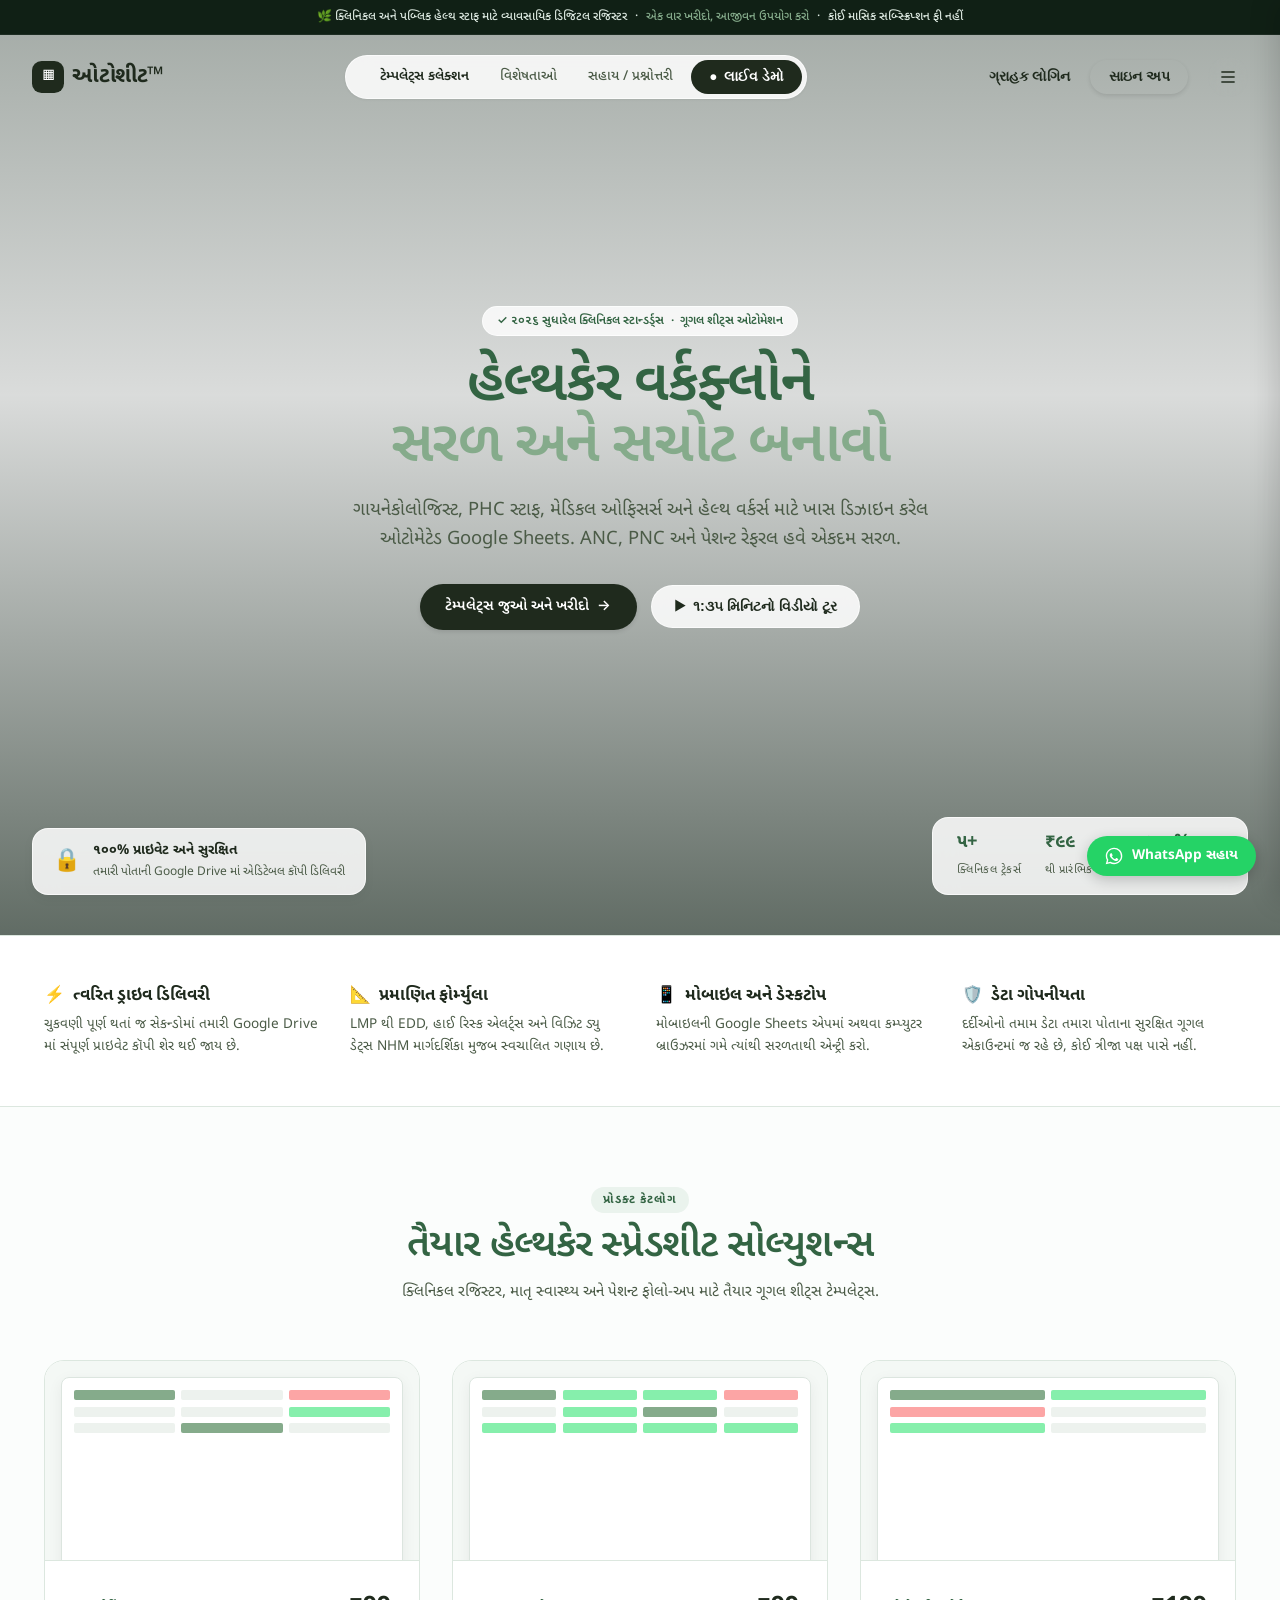
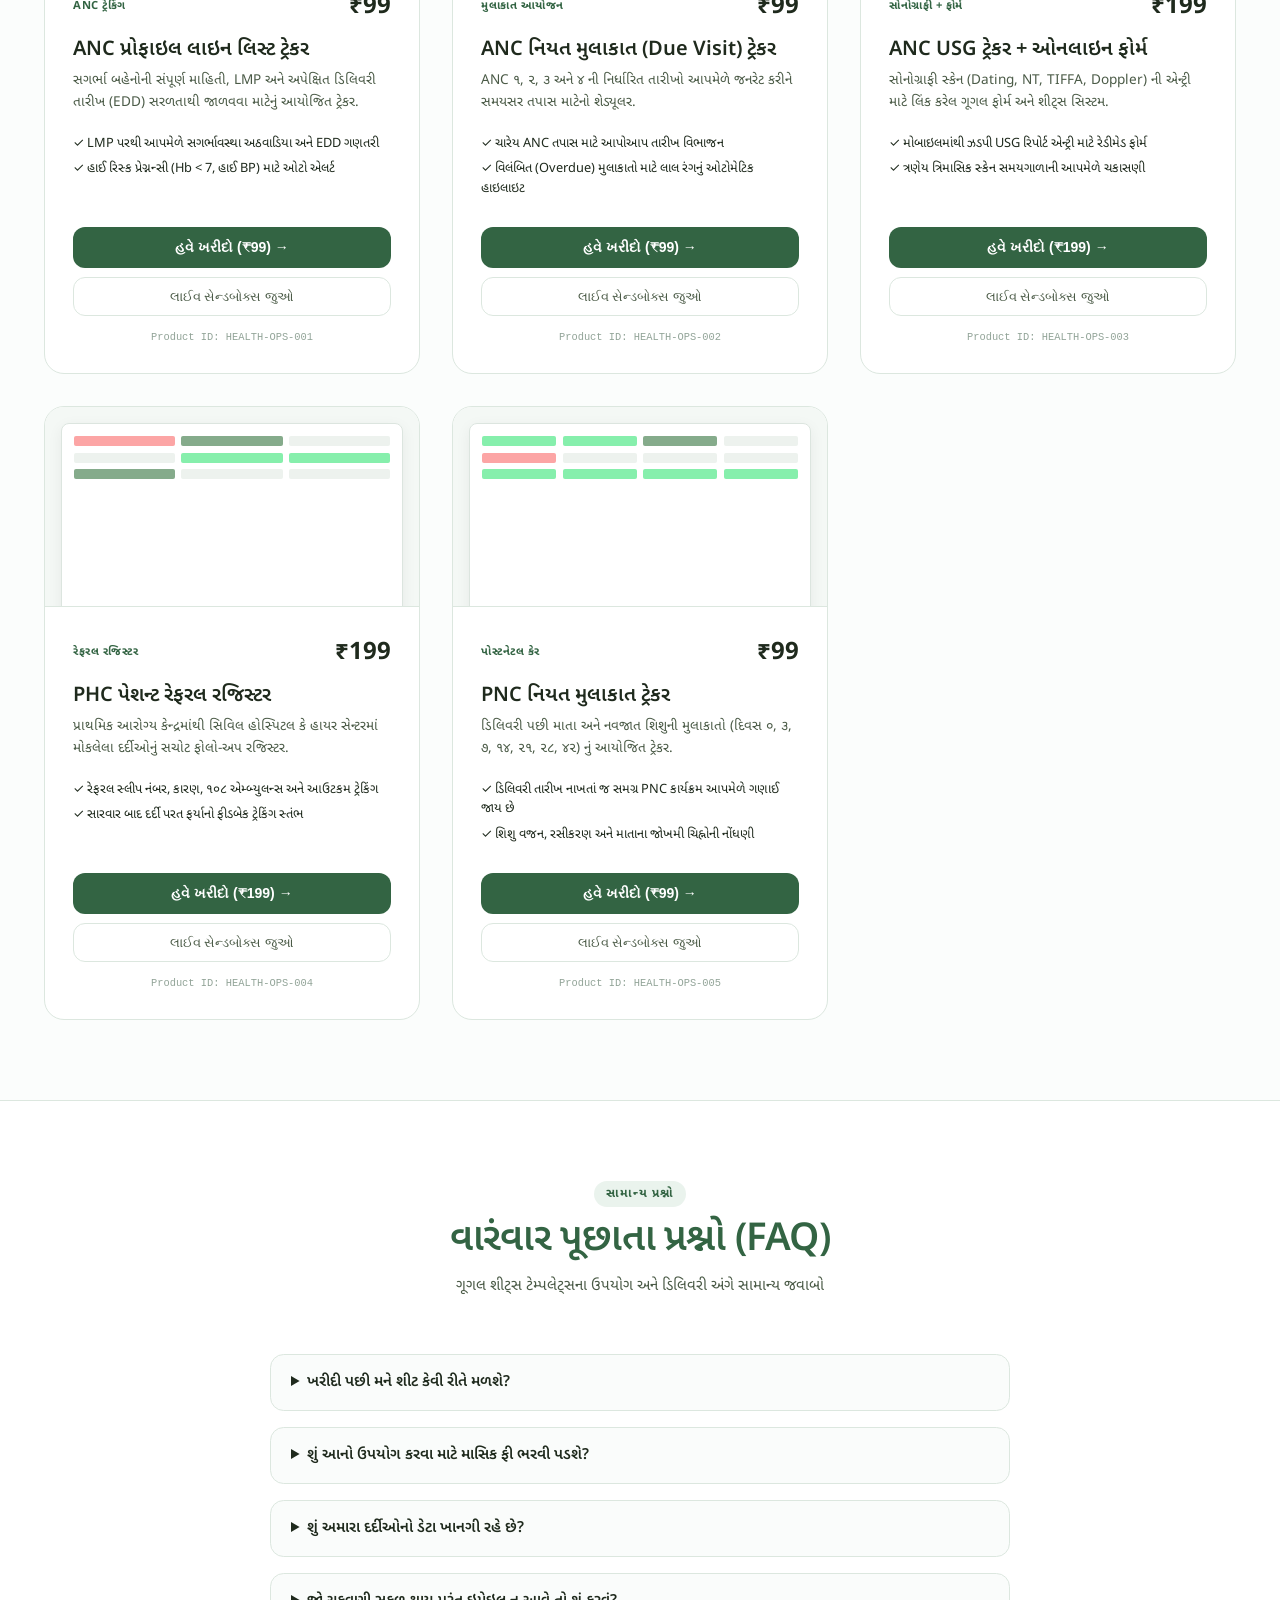
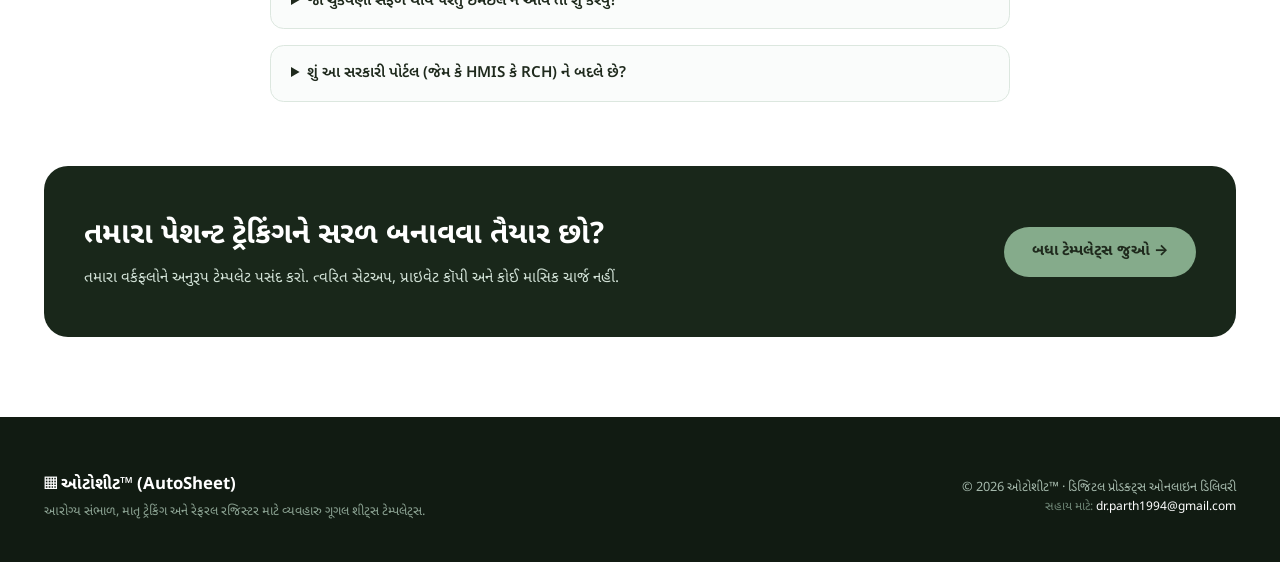
<file: index.html>
<!doctype html>
<html lang="gu">
<head>
  <meta charset="utf-8" />
  <meta name="viewport" content="width=device-width, initial-scale=1" />
  <title>ઓટોશીટ™ | હેલ્થકેર વર્કફ્લો ગૂગલ શીટ્સ ટેમ્પલેટ્સ</title>
  <meta name="description" content="ANC, PNC, સોનોગ્રાફી અને પેશન્ટ રેફરલ માટે તૈયાર ગૂગલ શીટ્સ ટ્રેકર્સ. સુરક્ષિત ચુકવણી અને સીધી ગૂગલ એકાઉન્ટ ડિલિવરી." />
  
  <!-- Fonts -->
  <link rel="preconnect" href="https://fonts.googleapis.com" />
  <link rel="preconnect" href="https://fonts.gstatic.com" crossorigin />
  <link href="https://fonts.googleapis.com/css2?family=Inter:wght@400;500;600;700&family=Noto+Sans+Gujarati:wght@400;500;600;700&display=swap" rel="stylesheet" />
  <link href="https://db.onlinewebfonts.com/c/6e47ef470dd19698c911332a9b4d1cf4?family=Neue+Haas+Grotesk+Text+Pro" rel="stylesheet" />
  <link href="https://db.onlinewebfonts.com/c/dec0d9b4e22ca588dc20e1e2e09a59b5?family=Neue+Haas+Grotesk+Display+Pro+55+Roman" rel="stylesheet" />

  <style>
    :root {
      --dark-green: #1f2a1d;
      --medium-dark-green: #2d3a2a;
      --btn-hover: #2a3827;
      --body-green: #4b5b47;
      --heading-primary: #336443;
      --heading-accent: #85AB8B;
      --bottom-green: #3d5638;
      --bottom-hover: #2d4228;
      --bg-light: #f8faf9;
      --border-color: #dce7df;
    }

    * { box-sizing: border-box; margin: 0; padding: 0; }

    html, body {
      min-height: 100%;
      font-family: 'Noto Sans Gujarati', 'Neue Haas Grotesk Display Pro 55 Roman', 'Neue Haas Grotesk Text Pro', 'Inter', -apple-system, sans-serif;
      background-color: var(--bg-light);
      color: var(--dark-green);
      line-height: 1.5;
      -webkit-font-smoothing: antialiased;
      scroll-behavior: smooth;
    }

    .container { width: 100%; max-width: 1240px; margin: 0 auto; padding: 0 1.5rem; }

    .top-strip {
      background: #102015;
      color: #dce8e0;
      text-align: center;
      padding: 0.5rem 1rem;
      font-size: 0.75rem;
      font-weight: 500;
      display: flex;
      align-items: center;
      justify-content: center;
      gap: 0.5rem;
      flex-wrap: wrap;
      border-bottom: 1px solid rgba(255,255,255,0.06);
    }
    .top-strip span.highlight { color: var(--heading-accent); }

    .hero {
      position: relative;
      width: 100%;
      min-height: 100vh;
      display: flex;
      flex-direction: column;
      justify-content: space-between;
      overflow: hidden;
    }

    .video-bg-container {
      position: absolute;
      inset: 0;
      width: 100%;
      height: 100%;
      z-index: 0;
    }
    .video-bg-container video {
      width: 100%;
      height: 100%;
      object-fit: cover;
    }
    .video-scrim {
      position: absolute;
      inset: 0;
      background: linear-gradient(to bottom, rgba(16,32,21,0.35) 0%, rgba(0,0,0,0.12) 40%, rgba(16,32,21,0.65) 100%);
      pointer-events: none;
    }

    .nav {
      position: relative;
      z-index: 30;
      display: flex;
      align-items: center;
      justify-content: space-between;
      padding: 1.25rem 2rem;
    }

    .brand {
      display: flex;
      align-items: center;
      gap: 0.5rem;
      text-decoration: none;
      color: var(--dark-green);
      font-weight: 700;
      font-size: 1.35rem;
      letter-spacing: -0.02em;
    }
    .brand-icon {
      width: 2rem;
      height: 2rem;
      border-radius: 0.6rem;
      background: var(--dark-green);
      color: #fff;
      display: grid;
      place-items: center;
      font-size: 0.9rem;
    }

    .nav-pill {
      display: flex;
      align-items: center;
      gap: 0.25rem;
      background: rgba(255, 255, 255, 0.85);
      backdrop-filter: blur(12px);
      -webkit-backdrop-filter: blur(12px);
      border-radius: 9999px;
      padding: 0.25rem 0.25rem 0.25rem 1.25rem;
      box-shadow: 0 1px 3px rgba(0,0,0,0.05);
      border: 1px solid rgba(255, 255, 255, 0.7);
    }
    .nav-pill a {
      font-size: 0.85rem;
      font-weight: 500;
      color: var(--body-green);
      text-decoration: none;
      padding: 0.4rem 0.85rem;
      border-radius: 9999px;
      transition: color 0.15s ease;
    }
    .nav-pill a:first-child { font-weight: 600; color: var(--dark-green); }
    .nav-pill a:hover { color: var(--dark-green); }

    .btn-pill-live {
      background: var(--dark-green);
      color: #fff !important;
      border: none;
      font-size: 0.85rem;
      font-weight: 600;
      padding: 0.55rem 1.15rem;
      border-radius: 9999px;
      cursor: pointer;
      display: inline-flex;
      align-items: center;
      gap: 0.4rem;
      transition: background 0.15s ease;
      text-decoration: none;
    }
    .btn-pill-live:hover { background: var(--btn-hover); }

    .nav-actions { display: flex; align-items: center; gap: 1.25rem; }
    .nav-actions button, .nav-actions a {
      background: none;
      border: none;
      cursor: pointer;
      font-size: 0.875rem;
      font-weight: 600;
      color: var(--dark-green);
      display: inline-flex;
      align-items: center;
      gap: 0.4rem;
      text-decoration: none;
      transition: opacity 0.15s ease;
    }
    .nav-actions button:hover, .nav-actions a:hover { opacity: 0.8; }

    .menu-btn {
      display: none;
      position: relative;
      width: 2.5rem;
      height: 2.5rem;
      border-radius: 9999px;
      background: rgba(255, 255, 255, 0.85);
      backdrop-filter: blur(8px);
      border: 1px solid rgba(255, 255, 255, 0.7);
      cursor: pointer;
      align-items: center;
      justify-content: center;
    }
    .menu-icon, .close-icon { position: absolute; transition: all 0.3s ease; }
    .menu-icon { opacity: 1; transform: rotate(0) scale(1); }
    .close-icon { opacity: 0; transform: rotate(-90deg) scale(0.5); }
    .menu-open .menu-icon { opacity: 0; transform: rotate(90deg) scale(0.5); }
    .menu-open .close-icon { opacity: 1; transform: rotate(0) scale(1); }

    .drawer-overlay {
      display: none;
      position: fixed;
      inset: 0;
      background: rgba(16, 32, 21, 0.5);
      backdrop-filter: blur(4px);
      z-index: 40;
      opacity: 0;
      transition: opacity 0.3s ease;
    }
    .drawer-overlay.active { display: block; opacity: 1; }
    .drawer {
      position: fixed;
      top: 0; right: 0; bottom: 0;
      width: 85%; max-width: 340px;
      background: rgba(255, 255, 255, 0.96);
      backdrop-filter: blur(16px);
      z-index: 50;
      padding: 5rem 2rem 2rem;
      box-shadow: -5px 0 25px rgba(0,0,0,0.15);
      transform: translateX(100%);
      transition: transform 0.5s cubic-bezier(0.22, 1, 0.36, 1);
      display: flex;
      flex-direction: column;
      gap: 1rem;
    }
    .drawer.active { transform: translateX(0); }
    .drawer a, .drawer button {
      display: block;
      padding: 0.75rem 0;
      font-size: 1.15rem;
      font-weight: 600;
      color: var(--dark-green);
      text-decoration: none;
      border-bottom: 1px solid rgba(31, 42, 29, 0.08);
      background: none; border-left: none; border-right: none; border-top: none;
      text-align: left; cursor: pointer;
    }

    .hero-center {
      position: relative;
      z-index: 10;
      text-align: center;
      padding: 2.5rem 1rem 1rem;
      max-width: 900px;
      margin: 0 auto;
    }
    .kicker-badge {
      display: inline-flex;
      align-items: center;
      gap: 0.4rem;
      background: rgba(255, 255, 255, 0.8);
      backdrop-filter: blur(8px);
      border: 1px solid rgba(255, 255, 255, 0.7);
      color: var(--heading-primary);
      padding: 0.3rem 0.9rem;
      border-radius: 9999px;
      font-size: 0.75rem;
      font-weight: 600;
      margin-bottom: 1.25rem;
    }
    .hero-heading {
      font-size: clamp(2rem, 4.5vw, 4.5rem);
      line-height: 1.05;
      font-weight: 600;
      letter-spacing: -0.025em;
      color: var(--heading-primary);
    }
    .hero-heading span.accent {
      color: var(--heading-accent);
      display: block;
    }
    .hero-sub {
      margin-top: 1.25rem;
      font-size: clamp(0.95rem, 1.8vw, 1.15rem);
      color: var(--body-green);
      max-width: 620px;
      margin-left: auto;
      margin-right: auto;
      line-height: 1.6;
    }
    .hero-ctas {
      margin-top: 1.75rem;
      display: flex;
      align-items: center;
      justify-content: center;
      gap: 0.85rem;
      flex-wrap: wrap;
    }
    .btn-main {
      background: var(--dark-green);
      color: #fff;
      font-size: 0.9rem;
      font-weight: 600;
      padding: 0.75rem 1.6rem;
      border-radius: 9999px;
      border: none;
      cursor: pointer;
      text-decoration: none;
      display: inline-flex;
      align-items: center;
      gap: 0.5rem;
      transition: background 0.15s ease;
      box-shadow: 0 2px 4px rgba(0,0,0,0.1);
    }
    .btn-main:hover { background: var(--btn-hover); }
    .btn-secondary {
      background: rgba(255, 255, 255, 0.85);
      backdrop-filter: blur(8px);
      border: 1px solid rgba(255, 255, 255, 0.7);
      color: var(--dark-green);
      font-size: 0.9rem;
      font-weight: 600;
      padding: 0.75rem 1.4rem;
      border-radius: 9999px;
      cursor: pointer;
      text-decoration: none;
      display: inline-flex;
      align-items: center;
      gap: 0.5rem;
      transition: background 0.15s ease;
    }
    .btn-secondary:hover { background: #fff; }

    .hero-trust {
      position: relative;
      z-index: 10;
      padding: 1.5rem 2rem 2.5rem;
      display: flex;
      align-items: flex-end;
      justify-content: space-between;
      flex-wrap: wrap;
      gap: 1.5rem;
    }
    .trust-card {
      background: rgba(255, 255, 255, 0.85);
      backdrop-filter: blur(12px);
      border: 1px solid rgba(255, 255, 255, 0.7);
      padding: 0.75rem 1.25rem;
      border-radius: 1rem;
      font-size: 0.85rem;
      display: flex;
      align-items: center;
      gap: 0.75rem;
      box-shadow: 0 4px 12px rgba(0,0,0,0.04);
    }
    .trust-metrics {
      display: flex;
      gap: 1.5rem;
      background: rgba(255, 255, 255, 0.85);
      backdrop-filter: blur(12px);
      border: 1px solid rgba(255, 255, 255, 0.7);
      padding: 0.75rem 1.5rem;
      border-radius: 1rem;
    }
    .trust-metric-item strong { display: block; font-size: 1.15rem; color: var(--heading-primary); }
    .trust-metric-item span { font-size: 0.7rem; color: var(--body-green); text-transform: uppercase; letter-spacing: 0.04em; }

    /* Features Strip */
    .features-strip {
      background: #fff;
      border-top: 1px solid var(--border-color);
      border-bottom: 1px solid var(--border-color);
      padding: 3rem 0;
    }
    .features-grid {
      display: grid;
      grid-template-columns: repeat(auto-fit, minmax(260px, 1fr));
      gap: 2rem;
    }
    .feature-box h4 {
      font-size: 1.05rem;
      margin-bottom: 0.35rem;
      color: var(--dark-green);
      display: flex;
      align-items: center;
      gap: 0.5rem;
    }
    .feature-box p {
      font-size: 0.85rem;
      color: var(--body-green);
      line-height: 1.6;
    }

    /* Catalog Section */
    .catalog-section {
      padding: 5rem 0;
      background: #fbfdfc;
    }
    .section-head {
      text-align: center;
      max-width: 680px;
      margin: 0 auto 3.5rem;
    }
    .section-head .tag {
      font-size: 0.75rem;
      font-weight: 700;
      text-transform: uppercase;
      letter-spacing: 0.08em;
      color: var(--heading-primary);
      background: #eaf3ed;
      padding: 0.25rem 0.75rem;
      border-radius: 9999px;
      display: inline-block;
      margin-bottom: 0.75rem;
    }
    .section-head h2 {
      font-size: clamp(1.8rem, 3vw, 2.75rem);
      color: var(--heading-primary);
      line-height: 1.15;
      font-weight: 600;
      letter-spacing: -0.02em;
    }
    .section-head p {
      margin-top: 0.75rem;
      color: var(--body-green);
      font-size: 0.95rem;
    }

    .products-grid {
      display: grid;
      grid-template-columns: repeat(auto-fill, minmax(360px, 1fr));
      gap: 2rem;
    }
    .product-card {
      background: #fff;
      border: 1px solid var(--border-color);
      border-radius: 1.25rem;
      overflow: hidden;
      display: flex;
      flex-direction: column;
      transition: transform 0.2s ease, box-shadow 0.2s ease, border-color 0.2s ease;
    }
    .product-card:hover {
      transform: translateY(-4px);
      box-shadow: 0 12px 28px rgba(31, 42, 29, 0.08);
      border-color: #b7cebe;
    }
    .card-preview {
      background: #f4f8f5;
      height: 200px;
      position: relative;
      display: flex;
      flex-direction: column;
      justify-content: flex-end;
      padding: 1.25rem;
      border-bottom: 1px solid var(--border-color);
      overflow: hidden;
    }
    .sheet-mock {
      position: absolute;
      inset: 1rem 1rem -2rem 1rem;
      background: #ffffff;
      border-radius: 0.5rem;
      box-shadow: 0 4px 15px rgba(0,0,0,0.06);
      border: 1px solid #dce5df;
      padding: 0.75rem;
      display: flex;
      flex-direction: column;
      gap: 0.4rem;
    }
    .mock-row { display: flex; gap: 0.4rem; }
    .mock-cell { height: 10px; background: #edf2ee; border-radius: 2px; flex: 1; }
    .mock-cell.active { background: #85ab8b; }
    .mock-cell.alert { background: #fca5a5; }
    .mock-cell.done { background: #86efac; }

    .card-body {
      padding: 1.75rem;
      display: flex;
      flex-direction: column;
      flex-grow: 1;
      justify-content: space-between;
    }
    .product-meta {
      display: flex;
      align-items: center;
      justify-content: space-between;
      margin-bottom: 0.75rem;
    }
    .product-tag {
      font-size: 0.7rem;
      font-weight: 700;
      color: var(--heading-primary);
      text-transform: uppercase;
      letter-spacing: 0.05em;
    }
    .product-price {
      font-size: 1.5rem;
      font-weight: 700;
      color: var(--dark-green);
    }
    .product-name {
      font-size: 1.25rem;
      font-weight: 600;
      color: var(--dark-green);
      line-height: 1.3;
      margin-bottom: 0.5rem;
    }
    .product-desc {
      font-size: 0.85rem;
      color: var(--body-green);
      line-height: 1.6;
      margin-bottom: 1.25rem;
    }
    .product-features {
      list-style: none;
      margin-bottom: 1.75rem;
      display: flex;
      flex-direction: column;
      gap: 0.4rem;
    }
    .product-features li {
      font-size: 0.8rem;
      color: var(--dark-green);
      display: flex;
      align-items: center;
      gap: 0.5rem;
    }

    .product-actions { display: flex; flex-direction: column; gap: 0.6rem; }
    .btn-buy {
      width: 100%;
      background: var(--heading-primary);
      color: #fff;
      border: none;
      padding: 0.75rem;
      border-radius: 0.75rem;
      font-weight: 600;
      font-size: 0.875rem;
      cursor: pointer;
      transition: background 0.15s ease;
      display: inline-flex;
      align-items: center;
      justify-content: center;
      gap: 0.4rem;
    }
    .btn-buy:hover { background: #285035; }
    .btn-demo {
      width: 100%;
      background: transparent;
      color: var(--body-green);
      border: 1px solid var(--border-color);
      padding: 0.65rem;
      border-radius: 0.75rem;
      font-weight: 500;
      font-size: 0.8rem;
      cursor: pointer;
      transition: all 0.15s ease;
    }
    .btn-demo:hover {
      background: #f1f6f2;
      color: var(--dark-green);
      border-color: #b7cebe;
    }
    .product-id {
      text-align: center;
      font-size: 0.65rem;
      color: #92a498;
      font-family: monospace;
      margin-top: 0.25rem;
    }

    /* FAQ Section */
    .faq-section {
      padding: 5rem 0;
      background: #fff;
      border-top: 1px solid var(--border-color);
    }
    .faq-list {
      max-width: 740px;
      margin: 0 auto;
      display: flex;
      flex-direction: column;
      gap: 1rem;
    }
    .faq-item {
      border: 1px solid var(--border-color);
      border-radius: 0.85rem;
      padding: 1rem 1.25rem;
      background: #fafcfb;
    }
    .faq-item summary {
      font-weight: 600;
      font-size: 0.95rem;
      cursor: pointer;
      color: var(--dark-green);
    }
    .faq-item p {
      margin-top: 0.75rem;
      font-size: 0.85rem;
      color: var(--body-green);
      line-height: 1.6;
    }

    /* CTA Section */
    .cta-banner {
      background: #19271a;
      border-radius: 1.5rem;
      padding: 3rem 2.5rem;
      color: #fff;
      display: flex;
      align-items: center;
      justify-content: space-between;
      flex-wrap: wrap;
      gap: 2rem;
      margin-top: 4rem;
    }
    .cta-banner h2 { font-size: 1.85rem; color: #fff; margin-bottom: 0.5rem; }
    .cta-banner p { color: #d0e0d5; font-size: 0.95rem; max-width: 540px; }
    .btn-cta-gold {
      background: var(--heading-accent);
      color: var(--dark-green);
      padding: 0.85rem 1.75rem;
      border-radius: 9999px;
      font-weight: 700;
      font-size: 0.95rem;
      text-decoration: none;
      display: inline-block;
      transition: opacity 0.15s ease;
    }
    .btn-cta-gold:hover { opacity: 0.9; }

    /* Footer */
    footer {
      background: #111b12;
      color: #a4b8ab;
      padding: 3.5rem 0 2.5rem;
      font-size: 0.8rem;
    }
    .footer-wrap {
      display: flex;
      justify-content: space-between;
      align-items: center;
      flex-wrap: wrap;
      gap: 1.5rem;
    }

    /* Modals */
    .modal-backdrop {
      display: none;
      position: fixed;
      inset: 0;
      background: rgba(16, 32, 21, 0.65);
      backdrop-filter: blur(8px);
      z-index: 100;
      place-items: center;
      padding: 1rem;
    }
    .modal-backdrop.active { display: grid; }
    .modal-card {
      background: #fff;
      border-radius: 1.25rem;
      width: 100%;
      max-width: 520px;
      padding: 2rem;
      box-shadow: 0 20px 40px rgba(0,0,0,0.2);
      border: 1px solid var(--border-color);
      max-height: 90vh;
      overflow-y: auto;
    }
    .modal-head {
      display: flex;
      justify-content: space-between;
      align-items: center;
      margin-bottom: 1.25rem;
    }
    .modal-head h3 { font-size: 1.2rem; color: var(--dark-green); }
    .close-modal-btn {
      background: #edf3ee;
      border: none;
      width: 2rem;
      height: 2rem;
      border-radius: 9999px;
      cursor: pointer;
      display: grid;
      place-items: center;
      font-weight: bold;
    }
    .form-group { margin-bottom: 1rem; }
    .form-group label {
      display: block;
      font-size: 0.8rem;
      font-weight: 600;
      margin-bottom: 0.35rem;
      color: var(--dark-green);
    }
    .form-group input {
      width: 100%;
      padding: 0.75rem 1rem;
      border-radius: 0.6rem;
      border: 1px solid #c9d8cc;
      font-size: 0.875rem;
      outline: none;
    }
    .form-group input:focus { border-color: var(--heading-primary); }
    .modal-notice {
      background: #eef5f0;
      border-left: 3px solid var(--heading-primary);
      padding: 0.75rem;
      border-radius: 0.4rem;
      font-size: 0.75rem;
      color: #31583d;
      margin-bottom: 1.25rem;
    }

    @media (max-width: 768px) {
      .nav-pill, .nav-actions button:not(.btn-pill-live) { display: none; }
      .menu-btn { display: flex; }
      .hero-trust { flex-direction: column; align-items: stretch; }
      .trust-metrics { justify-content: space-around; }
      .products-grid { grid-template-columns: 1fr; }
    }
  </style>
</head>
<body>

  <!-- Top Announcement Strip -->
  <div class="top-strip">
    <span>🌿 ક્લિનિકલ અને પબ્લિક હેલ્થ સ્ટાફ માટે વ્યાવસાયિક ડિજિટલ રજિસ્ટર</span>
    <span>·</span>
    <span class="highlight">એક વાર ખરીદો, આજીવન ઉપયોગ કરો</span>
    <span>·</span>
    <span>કોઈ માસિક સબ્સ્ક્રિપ્શન ફી નહીં</span>
  </div>

  <!-- Hero with Hardware-Accelerated Video Background -->
  <header class="hero">
    <div class="video-bg-container">
      <video id="heroVideo" src="https://d8j0ntlcm91z4.cloudfront.net/user_38xzZboKViGWJOttwIXH07lWA1P/hf_20260323_071151_38c3924f-c312-48af-a196-3fbb80e4226f.mp4" autoplay muted playsinline loop></video>
      <div class="video-scrim"></div>
    </div>

    <!-- Top Navigation -->
    <nav class="nav">
      <a href="#" class="brand">
        <span class="brand-icon">▦</span>
        <span>ઓટોશીટ™</span>
      </a>

      <div class="nav-pill">
        <a href="#products">ટેમ્પલેટ્સ કલેક્શન</a>
        <a href="#features">વિશેષતાઓ</a>
        <a href="#faq">સહાય / પ્રશ્નોત્તરી</a>
        <button class="btn-pill-live" onclick="openDemo('HEALTH-OPS-001')">
          <span>●</span>
          <span>લાઈવ ડેમો</span>
        </button>
      </div>

      <div class="nav-actions">
        <button onclick="openModal('loginModal')">ગ્રાહક લોગિન</button>
        <button class="btn-main" onclick="openModal('signupModal')" style="padding:0.55rem 1.15rem; font-size:0.85rem;">સાઇન અપ</button>
        <button class="menu-btn" id="menuToggle" onclick="toggleMenu()" aria-label="Toggle navigation">
          <svg class="menu-icon" width="20" height="20" viewBox="0 0 24 24" fill="none" stroke="currentColor" stroke-width="2"><path d="M4 6h16M4 12h16M4 18h16"/></svg>
          <svg class="close-icon" width="20" height="20" viewBox="0 0 24 24" fill="none" stroke="currentColor" stroke-width="2"><path d="M18 6L6 18M6 6l12 12"/></svg>
        </button>
      </div>
    </nav>

    <!-- Mobile Drawer Overlay -->
    <div class="drawer-overlay" id="drawerOverlay" onclick="toggleMenu()"></div>
    <div class="drawer" id="mobileDrawer">
      <a href="#products" onclick="toggleMenu()">ટેમ્પલેટ્સ કલેક્શન</a>
      <a href="#features" onclick="toggleMenu()">મુખ્ય વિશેષતાઓ</a>
      <a href="#faq" onclick="toggleMenu()">સામાન્ય પ્રશ્નો</a>
      <button onclick="toggleMenu(); openDemo('HEALTH-OPS-001')">લાઈવ સ્પ્રેડશીટ સેન્ડબોક્સ</button>
      <button onclick="toggleMenu(); openModal('loginModal')">ગ્રાહક લોગિન</button>
      <button onclick="toggleMenu(); openModal('signupModal')" style="color:var(--heading-primary); font-weight:700;">નવું ખાતું ખોલો</button>
    </div>

    <!-- Center Hero Content -->
    <div class="hero-center">
      <div class="kicker-badge">
        <span>✓ ૨૦૨૬ સુધારેલ ક્લિનિકલ સ્ટાન્ડર્ડ્સ</span>
        <span>·</span>
        <span>ગૂગલ શીટ્સ ઓટોમેશન</span>
      </div>
      
      <h1 class="hero-heading">
        હેલ્થકેર વર્કફ્લોને
        <span class="accent">સરળ અને સચોટ બનાવો</span>
      </h1>
      
      <p class="hero-sub">
        ગાયનેકોલોજિસ્ટ, PHC સ્ટાફ, મેડિકલ ઓફિસર્સ અને હેલ્થ વર્કર્સ માટે ખાસ ડિઝાઇન કરેલ ઓટોમેટેડ Google Sheets. ANC, PNC અને પેશન્ટ રેફરલ હવે એકદમ સરળ.
      </p>

      <div class="hero-ctas">
        <a href="#products" class="btn-main">
          <span>ટેમ્પલેટ્સ જુઓ અને ખરીદો</span>
          <span>→</span>
        </a>
        <button class="btn-secondary" onclick="openVideoTour()">
          <span>▶</span>
          <span>૧:૩૫ મિનિટનો વિડીયો ટૂર</span>
        </button>
      </div>
    </div>

    <!-- Trust / Badges Row -->
    <div class="hero-trust">
      <div class="trust-card">
        <span style="font-size:1.4rem;">🔒</span>
        <div>
          <strong style="display:block; font-size:0.85rem; color:var(--dark-green);">૧૦૦% પ્રાઇવેટ અને સુરક્ષિત</strong>
          <span style="font-size:0.75rem; color:var(--body-green);">તમારી પોતાની Google Drive માં એડિટેબલ કૉપી ડિલિવરી</span>
        </div>
      </div>

      <div class="trust-metrics">
        <div class="trust-metric-item">
          <strong>૫+</strong>
          <span>ક્લિનિકલ ટ્રેકર્સ</span>
        </div>
        <div class="trust-metric-item">
          <strong>₹૯૯</strong>
          <span>થી પ્રારંભિક કિંમત</span>
        </div>
        <div class="trust-metric-item">
          <strong>૧૦૦%</strong>
          <span>ઓટોમેટિક ગણતરી</span>
        </div>
      </div>
    </div>
  </header>

  <!-- Features Strip -->
  <section class="features-strip" id="features">
    <div class="container">
      <div class="features-grid">
        <div class="feature-box">
          <h4><span>⚡</span> ત્વરિત ડ્રાઇવ ડિલિવરી</h4>
          <p>ચુકવણી પૂર્ણ થતાં જ સેકન્ડોમાં તમારી Google Drive માં સંપૂર્ણ પ્રાઇવેટ કૉપી શેર થઈ જાય છે.</p>
        </div>
        <div class="feature-box">
          <h4><span>📐</span> પ્રમાણિત ફોર્મ્યુલા</h4>
          <p>LMP થી EDD, હાઈ રિસ્ક એલર્ટ્સ અને વિઝિટ ડ્યુ ડેટ્સ NHM માર્ગદર્શિકા મુજબ સ્વચાલિત ગણાય છે.</p>
        </div>
        <div class="feature-box">
          <h4><span>📱</span> મોબાઇલ અને ડેસ્કટોપ</h4>
          <p>મોબાઇલની Google Sheets એપમાં અથવા કમ્પ્યુટર બ્રાઉઝરમાં ગમે ત્યાંથી સરળતાથી એન્ટ્રી કરો.</p>
        </div>
        <div class="feature-box">
          <h4><span>🛡️</span> ડેટા ગોપનીયતા</h4>
          <p>દર્દીઓનો તમામ ડેટા તમારા પોતાના સુરક્ષિત ગૂગલ એકાઉન્ટમાં જ રહે છે, કોઈ ત્રીજા પક્ષ પાસે નહીં.</p>
        </div>
      </div>
    </div>
  </section>

  <!-- Catalog Section -->
  <main class="catalog-section" id="products">
    <div class="container">
      <div class="section-head">
        <span class="tag">પ્રોડક્ટ કેટલોગ</span>
        <h2>તૈયાર હેલ્થકેર સ્પ્રેડશીટ સોલ્યુશન્સ</h2>
        <p>ક્લિનિકલ રજિસ્ટર, માતૃ સ્વાસ્થ્ય અને પેશન્ટ ફોલો-અપ માટે તૈયાર ગૂગલ શીટ્સ ટેમ્પલેટ્સ.</p>
      </div>

      <div class="products-grid">
        
        <!-- 1: ANC Profile Line List -->
        <article class="product-card">
          <div class="card-preview">
            <div class="sheet-mock">
              <div class="mock-row"><div class="mock-cell active" style="width:30%;"></div><div class="mock-cell" style="width:40%;"></div><div class="mock-cell alert" style="width:20%;"></div></div>
              <div class="mock-row"><div class="mock-cell"></div><div class="mock-cell"></div><div class="mock-cell done"></div></div>
              <div class="mock-row"><div class="mock-cell"></div><div class="mock-cell active"></div><div class="mock-cell"></div></div>
            </div>
          </div>
          <div class="card-body">
            <div>
              <div class="product-meta">
                <span class="product-tag">ANC ટ્રેકિંગ</span>
                <span class="product-price">₹99</span>
              </div>
              <h3 class="product-name">ANC પ્રોફાઇલ લાઇન લિસ્ટ ટ્રેકર</h3>
              <p class="product-desc">સગર્ભા બહેનોની સંપૂર્ણ માહિતી, LMP અને અપેક્ષિત ડિલિવરી તારીખ (EDD) સરળતાથી જાળવવા માટેનું આયોજિત ટ્રેકર.</p>
              <ul class="product-features">
                <li>✓ LMP પરથી આપમેળે સગર્ભાવસ્થા અઠવાડિયા અને EDD ગણતરી</li>
                <li>✓ હાઈ રિસ્ક પ્રેગ્નન્સી (Hb &lt; 7, હાઈ BP) માટે ઓટો એલર્ટ</li>
              </ul>
            </div>
            <div class="product-actions">
              <button class="btn-buy" onclick="openCheckout('HEALTH-OPS-001', 'ANC પ્રોફાઇલ લાઇન લિસ્ટ ટ્રેકર', 99)">હવે ખરીદો (₹99) →</button>
              <button class="btn-demo" onclick="openDemo('HEALTH-OPS-001')">લાઈવ સેન્ડબોક્સ જુઓ</button>
              <div class="product-id">Product ID: HEALTH-OPS-001</div>
            </div>
          </div>
        </article>

        <!-- 2: ANC Due Visits -->
        <article class="product-card">
          <div class="card-preview">
            <div class="sheet-mock">
              <div class="mock-row"><div class="mock-cell active"></div><div class="mock-cell done"></div><div class="mock-cell done"></div><div class="mock-cell alert"></div></div>
              <div class="mock-row"><div class="mock-cell"></div><div class="mock-cell done"></div><div class="mock-cell active"></div><div class="mock-cell"></div></div>
              <div class="mock-row"><div class="mock-cell done"></div><div class="mock-cell done"></div><div class="mock-cell done"></div><div class="mock-cell done"></div></div>
            </div>
          </div>
          <div class="card-body">
            <div>
              <div class="product-meta">
                <span class="product-tag">મુલાકાત આયોજન</span>
                <span class="product-price">₹99</span>
              </div>
              <h3 class="product-name">ANC નિયત મુલાકાત (Due Visit) ટ્રેકર</h3>
              <p class="product-desc">ANC ૧, ૨, ૩ અને ૪ ની નિર્ધારિત તારીખો આપમેળે જનરેટ કરીને સમયસર તપાસ માટેનો શેડ્યૂલર.</p>
              <ul class="product-features">
                <li>✓ ચારેય ANC તપાસ માટે આપોઆપ તારીખ વિભાજન</li>
                <li>✓ વિલંબિત (Overdue) મુલાકાતો માટે લાલ રંગનું ઓટોમેટિક હાઇલાઇટ</li>
              </ul>
            </div>
            <div class="product-actions">
              <button class="btn-buy" onclick="openCheckout('HEALTH-OPS-002', 'ANC નિયત મુલાકાત (Due Visit) ટ્રેકર', 99)">હવે ખરીદો (₹99) →</button>
              <button class="btn-demo" onclick="openDemo('HEALTH-OPS-002')">લાઈવ સેન્ડબોક્સ જુઓ</button>
              <div class="product-id">Product ID: HEALTH-OPS-002</div>
            </div>
          </div>
        </article>

        <!-- 3: ANC USG Tracker -->
        <article class="product-card">
          <div class="card-preview">
            <div class="sheet-mock">
              <div class="mock-row"><div class="mock-cell active" style="width:40%;"></div><div class="mock-cell done" style="width:50%;"></div></div>
              <div class="mock-row"><div class="mock-cell alert" style="width:30%;"></div><div class="mock-cell" style="width:60%;"></div></div>
              <div class="mock-row"><div class="mock-cell done"></div><div class="mock-cell"></div></div>
            </div>
          </div>
          <div class="card-body">
            <div>
              <div class="product-meta">
                <span class="product-tag">સોનોગ્રાફી + ફોર્મ</span>
                <span class="product-price">₹199</span>
              </div>
              <h3 class="product-name">ANC USG ટ્રેકર + ઓનલાઇન ફોર્મ</h3>
              <p class="product-desc">સોનોગ્રાફી સ્કેન (Dating, NT, TIFFA, Doppler) ની એન્ટ્રી માટે લિંક કરેલ ગૂગલ ફોર્મ અને શીટ્સ સિસ્ટમ.</p>
              <ul class="product-features">
                <li>✓ મોબાઇલમાંથી ઝડપી USG રિપોર્ટ એન્ટ્રી માટે રેડીમેડ ફોર્મ</li>
                <li>✓ ત્રણેય ત્રિમાસિક સ્કેન સમયગાળાની આપમેળે ચકાસણી</li>
              </ul>
            </div>
            <div class="product-actions">
              <button class="btn-buy" onclick="openCheckout('HEALTH-OPS-003', 'ANC USG ટ્રેકર + ઓનલાઇન ફોર્મ', 199)">હવે ખરીદો (₹199) →</button>
              <button class="btn-demo" onclick="openDemo('HEALTH-OPS-003')">લાઈવ સેન્ડબોક્સ જુઓ</button>
              <div class="product-id">Product ID: HEALTH-OPS-003</div>
            </div>
          </div>
        </article>

        <!-- 4: PHC Patient Referral -->
        <article class="product-card">
          <div class="card-preview">
            <div class="sheet-mock">
              <div class="mock-row"><div class="mock-cell alert"></div><div class="mock-cell active"></div><div class="mock-cell"></div></div>
              <div class="mock-row"><div class="mock-cell"></div><div class="mock-cell done"></div><div class="mock-cell done"></div></div>
              <div class="mock-row"><div class="mock-cell active"></div><div class="mock-cell"></div><div class="mock-cell"></div></div>
            </div>
          </div>
          <div class="card-body">
            <div>
              <div class="product-meta">
                <span class="product-tag">રેફરલ રજિસ્ટર</span>
                <span class="product-price">₹199</span>
              </div>
              <h3 class="product-name">PHC પેશન્ટ રેફરલ રજિસ્ટર</h3>
              <p class="product-desc">પ્રાથમિક આરોગ્ય કેન્દ્રમાંથી સિવિલ હોસ્પિટલ કે હાયર સેન્ટરમાં મોકલેલા દર્દીઓનું સચોટ ફોલો-અપ રજિસ્ટર.</p>
              <ul class="product-features">
                <li>✓ રેફરલ સ્લીપ નંબર, કારણ, ૧૦૮ એમ્બ્યુલન્સ અને આઉટકમ ટ્રેકિંગ</li>
                <li>✓ સારવાર બાદ દર્દી પરત ફર્યાનો ફીડબેક ટ્રેકિંગ સ્તંભ</li>
              </ul>
            </div>
            <div class="product-actions">
              <button class="btn-buy" onclick="openCheckout('HEALTH-OPS-004', 'PHC પેશન્ટ રેફરલ રજિસ્ટર', 199)">હવે ખરીદો (₹199) →</button>
              <button class="btn-demo" onclick="openDemo('HEALTH-OPS-004')">લાઈવ સેન્ડબોક્સ જુઓ</button>
              <div class="product-id">Product ID: HEALTH-OPS-004</div>
            </div>
          </div>
        </article>

        <!-- 5: PNC Due Visits -->
        <article class="product-card">
          <div class="card-preview">
            <div class="sheet-mock">
              <div class="mock-row"><div class="mock-cell done"></div><div class="mock-cell done"></div><div class="mock-cell active"></div><div class="mock-cell"></div></div>
              <div class="mock-row"><div class="mock-cell alert"></div><div class="mock-cell"></div><div class="mock-cell"></div><div class="mock-cell"></div></div>
              <div class="mock-row"><div class="mock-cell done"></div><div class="mock-cell done"></div><div class="mock-cell done"></div><div class="mock-cell done"></div></div>
            </div>
          </div>
          <div class="card-body">
            <div>
              <div class="product-meta">
                <span class="product-tag">પોસ્ટનેટલ કેર</span>
                <span class="product-price">₹99</span>
              </div>
              <h3 class="product-name">PNC નિયત મુલાકાત ટ્રેકર</h3>
              <p class="product-desc">ડિલિવરી પછી માતા અને નવજાત શિશુની મુલાકાતો (દિવસ ૦, ૩, ૭, ૧૪, ૨૧, ૨૮, ૪૨) નું આયોજિત ટ્રેકર.</p>
              <ul class="product-features">
                <li>✓ ડિલિવરી તારીખ નાખતાં જ સમગ્ર PNC કાર્યક્રમ આપમેળે ગણાઈ જાય છે</li>
                <li>✓ શિશુ વજન, રસીકરણ અને માતાના જોખમી ચિહ્નોની નોંધણી</li>
              </ul>
            </div>
            <div class="product-actions">
              <button class="btn-buy" onclick="openCheckout('HEALTH-OPS-005', 'PNC નિયત મુલાકાત ટ્રેકર', 99)">હવે ખરીદો (₹99) →</button>
              <button class="btn-demo" onclick="openDemo('HEALTH-OPS-005')">લાઈવ સેન્ડબોક્સ જુઓ</button>
              <div class="product-id">Product ID: HEALTH-OPS-005</div>
            </div>
          </div>
        </article>

      </div>
    </div>
  </main>

  <!-- FAQ Section -->
  <section class="faq-section" id="faq">
    <div class="container">
      <div class="section-head">
        <span class="tag">સામાન્ય પ્રશ્નો</span>
        <h2>વારંવાર પૂછાતા પ્રશ્નો (FAQ)</h2>
        <p>ગૂગલ શીટ્સ ટેમ્પલેટ્સના ઉપયોગ અને ડિલિવરી અંગે સામાન્ય જવાબો</p>
      </div>

      <div class="faq-list">
        <details class="faq-item">
          <summary>ખરીદી પછી મને શીટ કેવી રીતે મળશે?</summary>
          <p>ચુકવણી સફળ થયા પછી તરત જ તમારા આપેલા Google એકાઉન્ટ પર એડિટેબલ કૉપીની લિંક ઇમેઇલ દ્વારા મોકલવામાં આવે છે. આ ઉપરાંત બ્રાઉઝર સ્ક્રીન પર પણ સીધું બટન દેખાય છે.</p>
        </details>
        <details class="faq-item">
          <summary>શું આનો ઉપયોગ કરવા માટે માસિક ફી ભરવી પડશે?</summary>
          <p>બિલકુલ નહીં. આ એક વારની ચુકવણી (One-Time Purchase) છે. એકવાર તમારી ગૂગલ ડ્રાઇવમાં કૉપી થઈ ગયા પછી તમે આજીવન મફત ઉપયોગ કરી શકો છો.</p>
        </details>
        <details class="faq-item">
          <summary>શું અમારા દર્દીઓનો ડેટા ખાનગી રહે છે?</summary>
          <p>હા, ૧૦૦%. ટેમ્પલેટ તમારા અંગત ગૂગલ ડ્રાઇવમાં સેવ થાય છે. દર્દીઓનો તમામ ડેટા માત્ર તમારી પાસે રહે છે અને અમારા કે કોઈ ત્રીજા પક્ષના સર્વર પર જતો નથી.</p>
        </details>
        <details class="faq-item">
          <summary>જો ચુકવણી સફળ થાય પરંતુ ઇમેઇલ ન આવે તો શું કરવું?</summary>
          <p>સૌ પ્રથમ તમારું સ્પામ અથવા પ્રમોશન ફોલ્ડર તપાસો. ચુકવણી પછી સ્ક્રીન પર તમને ઓર્ડર આઈડી અને શીટ ખોલવાનું સીધું બટન પણ મળે છે. ઉપરાંત તમે dr.parth1994@gmail.com પર સંપર્ક કરી શકો છો.</p>
        </details>
        <details class="faq-item">
          <summary>શું આ સરકારી પોર્ટલ (જેમ કે HMIS કે RCH) ને બદલે છે?</summary>
          <p>ના. આ તમારા ક્લિનિક કે આરોગ્ય કેન્દ્રના આંતરિક રેકોર્ડ અને સમયસર ફોલો-અપ રાખવા માટેનું સાધન છે, જેથી સરકારી પોર્ટલમાં માહિતી ભરતી વખતે કોઈ દર્દી છૂટી ન જાય.</p>
        </details>
      </div>

      <div class="cta-banner">
        <div>
          <h2>તમારા પેશન્ટ ટ્રેકિંગને સરળ બનાવવા તૈયાર છો?</h2>
          <p>તમારા વર્કફ્લોને અનુરૂપ ટેમ્પલેટ પસંદ કરો. ત્વરિત સેટઅપ, પ્રાઇવેટ કૉપી અને કોઈ માસિક ચાર્જ નહીં.</p>
        </div>
        <a href="#products" class="btn-cta-gold">બધા ટેમ્પલેટ્સ જુઓ →</a>
      </div>
    </div>
  </section>

  <!-- Footer -->
  <footer>
    <div class="container footer-wrap">
      <div>
        <div style="font-weight:700; color:#fff; font-size:1.05rem; margin-bottom:0.25rem;">▦ ઓટોશીટ™ (AutoSheet)</div>
        <p style="color:#8ba292;">આરોગ્ય સંભાળ, માતૃ ટ્રેકિંગ અને રેફરલ રજિસ્ટર માટે વ્યવહારુ ગૂગલ શીટ્સ ટેમ્પલેટ્સ.</p>
      </div>
      <div style="text-align:right;">
        <p>© <span id="year">2026</span> ઓટોશીટ™ · ડિજિટલ પ્રોડક્ટ્સ ઓનલાઇન ડિલિવરી</p>
        <p style="font-size:0.75rem; color:#6d8474;">સહાય માટે: <span style="color:#fff;">dr.parth1994@gmail.com</span></p>
      </div>
    </div>
  </footer>

  <!-- Checkout Modal -->
  <div class="modal-backdrop" id="checkoutModal">
    <div class="modal-card">
      <div class="modal-head">
        <div>
          <h3 id="chkTitle">સુરક્ષિત ચુકવણી (Secure Checkout)</h3>
          <p style="font-size:0.75rem; color:var(--body-green);" id="chkSub">ખાનગી ગૂગલ શીટ્સ કૉપી મેળવવા વિગતો ભરો</p>
        </div>
        <button class="close-modal-btn" onclick="closeModal('checkoutModal')">✕</button>
      </div>

      <div style="background:#f2f7f3; border:1px solid #d6e4d9; border-radius:0.75rem; padding:0.85rem; margin-bottom:1rem; display:flex; justify-content:space-between; align-items:center;">
        <div>
          <span style="font-size:0.7rem; font-weight:700; color:var(--heading-primary); text-transform:uppercase;">પસંદ કરેલ ટેમ્પલેટ</span>
          <div style="font-weight:600; font-size:0.9rem;" id="modalProdName">ANC પ્રોફાઇલ લાઇન લિસ્ટ ટ્રેકર</div>
        </div>
        <div style="font-size:1.35rem; font-weight:700;" id="modalProdPrice">₹99</div>
      </div>

      <form id="checkoutForm" method="GET" action="https://script.google.com/macros/s/AKfycbyv7URS0Er9eqgKix_AGyzyqV4xdwOyQhY9G9VeThqNYwtmUStdc9JAxD6Wj3qGIp0V/exec" target="_blank" onsubmit="handleCheckoutSubmit(event)">
        <input type="hidden" name="product" id="formProductId" value="HEALTH-OPS-001" />
        <input type="hidden" name="amount" id="formAmount" value="99" />

        <div class="form-group">
          <label for="chkName">પૂરું નામ / ક્લિનિકલ પદ *</label>
          <input type="text" id="chkName" name="name" required placeholder="દા.ત. ડૉ. પાર્થ શર્મા / સ્ટાફ નર્સ" autocomplete="name" />
        </div>

        <div class="form-group">
          <label for="chkEmail">સંપર્ક ઇમેઇલ (રસીદ અને અપડેટ્સ માટે) *</label>
          <input type="email" id="chkEmail" name="email" required placeholder="doctor@clinic.org" autocomplete="email" />
        </div>

        <div class="form-group">
          <div style="display:flex; justify-content:space-between; align-items:center; margin-bottom:0.25rem;">
            <label for="chkGoogleEmail" style="margin:0;">ગૂગલ એકાઉન્ટ ઇમેઇલ (કૉપી મેળવવા માટે) *</label>
            <button type="button" onclick="copyContactEmail()" style="background:none; border:none; font-size:0.75rem; font-weight:600; color:var(--heading-primary); cursor:pointer;">સંપર્ક જેવો જ</button>
          </div>
          <input type="email" id="chkGoogleEmail" name="googleEmail" required placeholder="your.account@gmail.com" />
          <small style="display:block; margin-top:0.35rem; font-size:0.75rem; color:var(--body-green);">કૃપા કરીને Google એકાઉન્ટ બરાબર ચકાસો. ચૂકવણી પછી તમારી એડિટેબલ કૉપી આ ઇમેઇલ પર આપમેળે શેર થશે.</small>
        </div>

        <div class="modal-notice">
          ⚡ <strong>ઓટોમેટેડ પ્રાઇવેટ ડિલિવરી:</strong> તમારી એડિટેબલ કૉપી સીધી તમારી ગૂગલ ડ્રાઇવમાં શેર થશે. Razorpay / UPI / NetBanking દ્વારા સુરક્ષિત ચુકવણી. કોઈ માસિક ફી નહીં, આજીવન ઍક્સેસ.
        </div>

        <button type="submit" class="btn-main" id="payBtn" style="width:100%; justify-content:center; padding:0.85rem; font-size:0.95rem;">
          <span id="payBtnText">ચૂકવણી કરો (Razorpay / UPI) →</span>
        </button>

        <div id="checkoutStatus" style="display:none; margin-top:1rem; padding:0.85rem; border-radius:0.75rem; font-size:0.85rem; line-height:1.5;"></div>
      </form>
    </div>
  </div>

  <!-- Live Sandbox Modal -->
  <div class="modal-backdrop" id="demoModal">
    <div class="modal-card" style="max-width:850px;">
      <div class="modal-head">
        <div>
          <h3>ઓટોશીટ™ લાઈવ સ્પ્રેડશીટ સેન્ડબોક્સ</h3>
          <p style="font-size:0.75rem; color:var(--body-green);">તમામ ફોર્મ્યુલા અને ડેટા ટેસ્ટ-ડ્રાઇવ કરો</p>
        </div>
        <button class="close-modal-btn" onclick="closeModal('demoModal')">✕</button>
      </div>

      <div style="display:flex; gap:0.4rem; overflow-x:auto; padding-bottom:0.5rem; margin-bottom:1rem; border-bottom:1px solid #e1e9e3;">
        <button onclick="switchDemoTab('ANC1')" class="demo-tab-btn active" id="tab-ANC1" style="padding:0.4rem 0.85rem; font-size:0.75rem; border-radius:0.5rem; border:1px solid #ccc; background:#1f2a1d; color:#fff; cursor:pointer;">ANC લાઇન લિસ્ટ</button>
        <button onclick="switchDemoTab('ANC2')" class="demo-tab-btn" id="tab-ANC2" style="padding:0.4rem 0.85rem; font-size:0.75rem; border-radius:0.5rem; border:1px solid #ccc; background:#fff; color:#333; cursor:pointer;">ANC ૪-મુલાકાત પ્લાનર</button>
        <button onclick="switchDemoTab('USG')" class="demo-tab-btn" id="tab-USG" style="padding:0.4rem 0.85rem; font-size:0.75rem; border-radius:0.5rem; border:1px solid #ccc; background:#fff; color:#333; cursor:pointer;">USG સોનોગ્રાફી</button>
        <button onclick="switchDemoTab('REF')" class="demo-tab-btn" id="tab-REF" style="padding:0.4rem 0.85rem; font-size:0.75rem; border-radius:0.5rem; border:1px solid #ccc; background:#fff; color:#333; cursor:pointer;">PHC રેફરલ</button>
        <button onclick="switchDemoTab('PNC')" class="demo-tab-btn" id="tab-PNC" style="padding:0.4rem 0.85rem; font-size:0.75rem; border-radius:0.5rem; border:1px solid #ccc; background:#fff; color:#333; cursor:pointer;">PNC મુલાકાત</button>
      </div>

      <div style="overflow-x:auto; border:1px solid #dce5df; border-radius:0.75rem; margin-bottom:1.25rem;">
        <table id="demoTable" style="width:100%; border-collapse:collapse; font-size:0.75rem; text-align:left; font-family:monospace;"></table>
      </div>

      <div style="background:#f5f9f6; border:1px solid #dce7df; border-radius:0.75rem; padding:1rem; display:flex; justify-content:space-between; align-items:center; flex-wrap:wrap; gap:0.75rem;">
        <div>
          <strong style="font-size:0.85rem; display:block;">સગર્ભાવસ્થા તારીખ કેલ્ક્યુલેટર ચકાસો (EDD Calculator)</strong>
          <span style="font-size:0.75rem; color:#526857;">LMP તારીખ બદલીને Naegele Rule મુજબ આપમેળે EDD ગણતરી જુઓ:</span>
        </div>
        <div style="display:flex; gap:0.5rem; align-items:center;">
          <input type="date" id="calcLmpInput" value="2026-05-10" onchange="calcEdd()" style="font-size:0.75rem; padding:0.4rem; border:1px solid #c8d8cc; border-radius:0.4rem;" />
          <div style="background:var(--heading-primary); color:#fff; padding:0.4rem 0.75rem; border-radius:0.4rem; font-size:0.75rem; font-family:monospace;">
            EDD: <strong id="calcEddResult">2027-02-14</strong>
          </div>
        </div>
      </div>
    </div>
  </div>

  <!-- Video Tour Modal -->
  <div class="modal-backdrop" id="videoModal">
    <div class="modal-card" style="max-width:680px; background:#142116; color:#fff;">
      <div class="modal-head" style="border-bottom:1px solid rgba(255,255,255,0.1); padding-bottom:0.75rem;">
        <div>
          <h3 style="color:#fff;">ઓટોશીટ™ કેવી રીતે કામ કરે છે? (૧:૩૫ વિડીયો વોકથ્રૂ)</h3>
          <p style="font-size:0.75rem; color:var(--heading-accent);">ક્લિનિકલ આર્કિટેક્ચર અને ગૂગલ ડ્રાઇવ ડિલિવરી</p>
        </div>
        <button class="close-modal-btn" style="background:rgba(255,255,255,0.15); color:#fff;" onclick="closeModal('videoModal')">✕</button>
      </div>

      <div style="background:#1c2d20; border-radius:0.75rem; padding:1.5rem; margin-bottom:1rem; border:1px solid rgba(255,255,255,0.1);">
        <div style="font-size:0.75rem; color:var(--heading-accent); text-transform:uppercase; font-family:monospace;">● CLINCAL_WALKTHROUGH</div>
        <h4 style="font-size:1.15rem; margin:0.5rem 0; color:#fff;" id="tourTitle">કાગળના જટિલ રજિસ્ટરમાંથી સરળ ગૂગલ શીટ્સ વર્કફ્લો</h4>
        <p style="font-size:0.8rem; color:#dce8e0; line-height:1.6;" id="tourDesc">
          આરોગ્ય કેન્દ્રોમાં દર અઠવાડિયે ડઝનેક સગર્ભા બહેનો આવે છે. ઓટોશીટ લાઇન-લિસ્ટિંગ અને મુલાકાત યાદી સેકન્ડોમાં તૈયાર કરે છે.
        </p>

        <div style="margin-top:1.5rem; display:flex; justify-content:space-between; align-items:center;">
          <button class="btn-main" onclick="stepTour()" style="font-size:0.75rem; padding:0.4rem 1rem;">આગળનું સ્ટેપ જુઓ →</button>
          <span style="font-size:0.75rem; color:var(--heading-accent); font-family:monospace;" id="tourStep">સ્ટેપ ૧/૩</span>
        </div>
      </div>
    </div>
  </div>

  <!-- Sign up Modal -->
  <div class="modal-backdrop" id="signupModal">
    <div class="modal-card">
      <div class="modal-head">
        <h3>ઓટોશીટ™ ક્લિનિશિયન સમુદાય</h3>
        <button class="close-modal-btn" onclick="closeModal('signupModal')">✕</button>
      </div>
      <p style="font-size:0.8rem; color:var(--body-green); margin-bottom:1rem;">નવા ક્લિનિકલ ટ્રેકર્સ અને મેડિકલ ફોર્મ્યુલા ગાઇડ્સ મેળવવા સાઇન અપ કરો.</p>
      <form onsubmit="event.preventDefault(); alert('સ્વાગત છે! તમને ઇમેઇલ પર અપડેટ્સ મળશે.'); closeModal('signupModal');">
        <div class="form-group">
          <label>તમારું નામ / પદ</label>
          <input type="text" required placeholder="ડૉ. પાર્થ (MO / Gynaecologist)" />
        </div>
        <div class="form-group">
          <label>ઇમેઇલ સરનામું</label>
          <input type="email" required placeholder="doctor@hospital.org" />
        </div>
        <button type="submit" class="btn-main" style="width:100%; justify-content:center;">સાઇન અપ કરો</button>
      </form>
    </div>
  </div>

  <!-- Login Modal -->
  <div class="modal-backdrop" id="loginModal">
    <div class="modal-card">
      <div class="modal-head">
        <h3>ગ્રાહક પોર્ટલ (ઓર્ડર ઍક્સેસ)</h3>
        <button class="close-modal-btn" onclick="closeModal('loginModal')">✕</button>
      </div>
      <p style="font-size:0.8rem; color:var(--body-green); margin-bottom:1rem;">તમારું ગૂગલ એકાઉન્ટ દાખલ કરીને ખરીદેલ ફાઇલો પુનઃપ્રાપ્ત કરો.</p>
      <form onsubmit="event.preventDefault(); alert('તમારા ગૂગલ એકાઉન્ટ પર ઍક્સેસ લિંક ચકાસવામાં આવી છે!'); closeModal('loginModal');">
        <div class="form-group">
          <label>ગૂગલ એકાઉન્ટ ઇમેઇલ અથવા ઓર્ડર ID</label>
          <input type="text" required placeholder="dr.parth1994@gmail.com અથવા ORD-104928" />
        </div>
        <button type="submit" class="btn-main" style="width:100%; justify-content:center;">મારી ફાઇલો શોધો</button>
      </form>
    </div>
  </div>

  <script>
    document.getElementById('year').textContent = new Date().getFullYear();

    // Smooth Native Video Autoplay
    (function initHeroVideo() {
      const video = document.getElementById('heroVideo');
      if (!video) return;
      video.muted = true;
      video.playsInline = true;
      video.loop = true;
      const playPromise = video.play();
      if (playPromise !== undefined) {
        playPromise.catch(() => {
          document.addEventListener('click', () => video.play(), { once: true });
          document.addEventListener('touchstart', () => video.play(), { once: true });
        });
      }
    })();

    function toggleMenu() {
      const drawer = document.getElementById('mobileDrawer');
      const overlay = document.getElementById('drawerOverlay');
      const btn = document.getElementById('menuToggle');
      drawer.classList.toggle('active');
      overlay.classList.toggle('active');
      btn.classList.toggle('menu-open');
    }

    function openModal(id) {
      document.getElementById(id).classList.add('active');
      document.body.style.overflow = 'hidden';
    }
    function closeModal(id) {
      document.getElementById(id).classList.remove('active');
      document.body.style.overflow = '';
    }

    /**
     * AutoSheet Payment & Checkout Configuration
     * Real Razorpay Payment Gateway & Google Apps Script Web App Integration
     */
    const CONFIG = {
      CHECKOUT_BASE: "https://script.google.com/macros/s/AKfycbyv7URS0Er9eqgKix_AGyzyqV4xdwOyQhY9G9VeThqNYwtmUStdc9JAxD6Wj3qGIp0V/exec",
      ENABLE_IN_PAGE_MODAL: true,
      WHATSAPP_NUMBER: "919999999999",
      PRODUCTS: {
        "HEALTH-OPS-001": { title: "ANC Profile Line List Tracker", guTitle: "ANC પ્રોફાઇલ લાઇન લિસ્ટ ટ્રેકર", price: 99 },
        "HEALTH-OPS-002": { title: "ANC Due Visit Tracker", guTitle: "ANC ૪-મુલાકાત ડ્યુ લિસ્ટ ટ્રેકર", price: 99 },
        "HEALTH-OPS-003": { title: "ANC USG Tracker with Online Form", guTitle: "ANC સોનોગ્રાફી (USG) ટ્રેકર + ઓનલાઇન ફોર્મ", price: 199 },
        "HEALTH-OPS-004": { title: "PHC Patient Referral Register", guTitle: "PHC પેશન્ટ રેફરલ અને ઇમરજન્સી રજિસ્ટર", price: 199 },
        "HEALTH-OPS-005": { title: "PNC Due Visit Tracker", guTitle: "PNC પોસ્ટનેટલ કેર ફોલો-અપ ટ્રેકર", price: 99 }
      }
    };

    let currentProd = { id: 'HEALTH-OPS-001', name: 'ANC પ્રોફાઇલ લાઇન લિસ્ટ ટ્રેકર', price: 99 };

    function openCheckout(id, name, price) {
      const prodInfo = CONFIG.PRODUCTS[id] || { title: name, guTitle: name, price: price || 99 };
      currentProd = { id, name: name || prodInfo.guTitle, price: price || prodInfo.price };
      
      const titleEl = document.getElementById('modalProdName');
      if (titleEl) titleEl.textContent = currentProd.name;

      const priceEl = document.getElementById('modalProdPrice');
      if (priceEl) priceEl.textContent = '₹' + currentProd.price;

      const formProdId = document.getElementById('formProductId');
      if (formProdId) formProdId.value = id;

      const formAmt = document.getElementById('formAmount');
      if (formAmt) formAmt.value = currentProd.price;

      const form = document.getElementById('checkoutForm');
      if (form) form.action = CONFIG.CHECKOUT_BASE;

      const btn = document.getElementById('payBtn');
      const btnText = document.getElementById('payBtnText');
      if (btn) btn.disabled = false;
      if (btnText) btnText.textContent = `ચુકવણી કરો (Razorpay / UPI - ₹${currentProd.price}) →`;

      const stat = document.getElementById('checkoutStatus');
      if (stat) stat.style.display = 'none';

      openModal('checkoutModal');
      setTimeout(() => {
        const inp = document.getElementById('chkName');
        if (inp) inp.focus();
      }, 100);
    }

    function copyContactEmail() {
      const email = (document.getElementById('chkEmail') || {}).value || '';
      const target = document.getElementById('chkGoogleEmail');
      if (target && email) target.value = email.trim();
    }

    function handleCheckoutSubmit(e) {
      const nameInp = document.getElementById('chkName');
      const emailInp = document.getElementById('chkEmail');
      const gEmailInp = document.getElementById('chkGoogleEmail');
      const stat = document.getElementById('checkoutStatus');
      const btn = document.getElementById('payBtn');
      const btnText = document.getElementById('payBtnText');

      const name = (nameInp ? nameInp.value : '').trim();
      const email = (emailInp ? emailInp.value : '').trim();
      const googleEmail = (gEmailInp ? gEmailInp.value : '').trim();

      if (!name || !email || !googleEmail) {
        e.preventDefault();
        if (stat) {
          stat.style.display = 'block';
          stat.style.background = '#fdf2f2';
          stat.style.color = '#a83232';
          stat.style.border = '1px solid #f8d7da';
          stat.innerHTML = '⚠️ <strong>કૃપા કરીને નામ, ઇમેઇલ અને ગૂગલ એકાઉન્ટ ત્રણેય વિગતો ભરો.</strong>';
        }
        return;
      }

      // Build target URL for direct link fallback in case pop-up blocker intercepts
      const payUrl = new URL(CONFIG.CHECKOUT_BASE);
      payUrl.searchParams.set('product', currentProd.id || 'HEALTH-OPS-001');
      payUrl.searchParams.set('amount', currentProd.price || 99);
      payUrl.searchParams.set('name', name);
      payUrl.searchParams.set('email', email);
      payUrl.searchParams.set('googleEmail', googleEmail);

      if (stat) {
        stat.style.display = 'block';
        stat.style.background = '#eaf3ed';
        stat.style.color = '#1f4e30';
        stat.style.border = '1px solid #cce2d3';
        stat.innerHTML = `<strong>ઓર્ડર તૈયાર થઈ રહ્યો છે…</strong><br>સુરક્ષિત Razorpay પેમેન્ટ પેજ નવી ટેબમાં ખુલી રહ્યું છે.<br>ચુકવણી સફળ થયા પછી <strong>${googleEmail}</strong> પર તમારી એડિટેબલ કૉપી સીધી શેર થશે.`;
      }

      if (btn) btn.disabled = true;
      if (btnText) btnText.textContent = 'સુરક્ષિત Razorpay ગેટવે ખુલી રહ્યું છે…';

      setTimeout(() => {
        if (btn) btn.disabled = false;
        if (btnText) btnText.textContent = `ફરી પેમેન્ટ પેજ ખોલો (₹${currentProd.price})`;
        if (stat) {
          stat.innerHTML = `<strong>પેમેન્ટ પેજ ખુલી ગયું છે!</strong><br>ચુકવણી પૂર્ણ કરો. જો નવી વિન્ડો ન ખુલી હોય, તો નીચે આપેલ બટન પર ક્લિક કરો:<br><div style="margin-top:0.75rem;"><a href="${payUrl.toString()}" target="_blank" style="display:inline-block; background:var(--dark-green); color:#ffffff; text-decoration:none; padding:0.5rem 1.1rem; border-radius:9999px; font-weight:600; font-size:0.8rem; box-shadow:0 2px 4px rgba(0,0,0,0.15);">હમણાં પેમેન્ટ પેજ ખોલો ↗</a></div>`;
        }
      }, 1500);

      // Form naturally submits via GET method with target="_blank" to Google Apps Script Web App
    }

    const DEMO_DATA = {
      ANC1: {
        cols: ['નોંધણી નં.', 'માતાનું નામ', 'ઉંમર', 'સગર્ભાવસ્થા', 'LMP તારીખ', 'અપેક્ષિત EDD', 'Hb (g/dL)', 'જોખમી સ્થિતિ', 'આગામી મુલાકાત'],
        rows: [
          ['ANC-081', 'પૂજા શર્મા', '24', 'G1 P0', '2026-04-12', '2027-01-17', '11.4', 'સામાન્ય', '2026-11-15'],
          ['ANC-082', 'સુનિતા દેવી', '32', 'G3 P2', '2026-03-05', '2026-12-10', '8.2', 'મધ્યમ એનિમિયા', '2026-11-08'],
          ['ANC-083', 'અંજલિ પટેલ', '27', 'G2 P1', '2026-06-20', '2027-03-27', '12.0', 'સામાન્ય', '2026-11-28'],
          ['ANC-084', 'મીનાબેન ચૌધરી', '36', 'G4 P3', '2026-02-14', '2026-11-21', '6.8', 'ગંભીર એનિમિયા (રેફરલ)', '2026-11-04']
        ]
      },
      ANC2: {
        cols: ['નોંધણી નં.', 'સગર્ભાનું નામ', 'LMP', 'ANC ૧ (≤૧૨ અઠ.)', 'ANC ૨ (૧૪-૨૬ અઠ.)', 'ANC ૩ (૨૮-૩૪ અઠ.)', 'ANC ૪ (૩૬+ અઠ.)', 'સ્થિતિ'],
        rows: [
          ['ANC-081', 'પૂજા શર્મા', '2026-04-12', 'પૂર્ણ (18/06)', 'પૂર્ણ (25/08)', 'બાકી (15/11)', 'અપેક્ષિત (20/12)', 'સમયસર'],
          ['ANC-082', 'સુનિતા દેવી', '2026-03-05', 'પૂર્ણ (10/05)', 'પૂર્ણ (14/07)', 'પૂર્ણ (28/09)', 'મોડી મુલાકાત (25/10)', 'ઓવરડ્યુ એલર્ટ']
        ]
      },
      USG: {
        cols: ['ટોકન નં.', 'માતાનું નામ', 'સ્કેન પ્રકાર', 'ગર્ભાવસ્થા ઉંમર', 'સેન્ટર', 'રિપોર્ટ', 'ક્લિનિકલ તારણ', 'ડોક્ટર સહી'],
        rows: [
          ['USG-401', 'પૂજા શર્મા', 'TIFFA સ્કેન', '૧૯ અઠ. ૪ દિવસ', 'જિલ્લા હોસ્પિટલ', 'અપલોડ થયેલ', 'સામાન્ય એનાટોમી, AFI 14', 'ડૉ. રમણ (MO)'],
          ['USG-402', 'સુનિતા દેવી', 'ડોપ્લર સ્કેન', '૩૨ અઠ. ૧ દિવસ', 'સિવિલ હોસ્પિટલ', 'બાકી', 'રિપોર્ટની રાહ જોવાઈ રહી છે', 'પેન્ડિંગ']
        ]
      },
      REF: {
        cols: ['રેફરલ નં.', 'દર્દીનું નામ', 'નિદાન / બીમારી', 'રેફર કરેલ હોસ્પિટલ', 'વાહન પ્રકાર', 'સારવાર ફીડબેક', 'ફોલો-અપ'],
        rows: [
          ['REF-104', 'રમેશચંદ્ર પટેલ (૫૪)', 'છાતીમાં દુખાવો / શંકાસ્પદ ACS', 'કાર્ડિયોલોજી વિભાગ', '૧૦૮ ALS એમ્બ્યુલન્સ', 'સ્ટેન્ટ મુકાયો; સુધારા પર', '2026-11-20'],
          ['REF-105', 'મીનાબેન (૩૬)', 'ગંભીર એનિમિયા (Hb 6.8)', 'જિલ્લા મહિલા હોસ્પિટલ', '૧૦૨ જનની વાન', '૨ યુનિટ લોહી ચઢાવ્યું', '2026-11-04']
        ]
      },
      PNC: {
        cols: ['PNC નં.', 'માતાનું નામ', 'બાળક જાતિ/વજન', 'ડિલિવરી તારીખ', 'દિવસ ૩', 'દિવસ ૭', 'દિવસ ૧૪', 'દિવસ ૪૨', 'સ્થિતિ'],
        rows: [
          ['PNC-031', 'લક્ષ્મી પ્રિયા', 'કન્યા (૨.૮ કિગ્રા)', '2026-10-28', 'પૂર્ણ', 'બાકી (04/11)', 'નિયત (11/11)', 'નિયત (09/12)', 'સક્રિય ફોલો-અપ'],
          ['PNC-032', 'ફાતિમા બેગમ', 'પુત્ર (૩.૨ કિગ્રા)', '2026-10-15', 'પૂર્ણ', 'પૂર્ણ', 'પૂર્ણ', 'બાકી (26/11)', 'સક્રિય ફોલો-અપ']
        ]
      }
    };

    function renderDemoTable(key) {
      const data = DEMO_DATA[key];
      const table = document.getElementById('demoTable');
      let html = '<thead><tr style="background:#f4f8f5; border-bottom:1px solid #dce5df; color:#556b5c;">';
      data.cols.forEach(c => html += `<th style="padding:0.5rem 0.6rem; border-right:1px solid #dce5df;">${c}</th>`);
      html += '</tr></thead><tbody>';
      data.rows.forEach(r => {
        html += '<tr style="border-bottom:1px solid #edf3ef;">';
        r.forEach(val => {
          const isRisk = val.includes('એનિમિયા') || val.includes('ઓવરડ્યુ') || val.includes('મોડી');
          const isDone = val.includes('સામાન્ય') || val.includes('પૂર્ણ') || val.includes('સમયસર');
          if (isRisk) {
            html += `<td style="padding:0.5rem 0.6rem; border-right:1px solid #edf3ef;"><span style="background:#fdf2f2; color:#a83232; padding:0.15rem 0.4rem; border-radius:4px; font-weight:600;">${val}</span></td>`;
          } else if (isDone) {
            html += `<td style="padding:0.5rem 0.6rem; border-right:1px solid #edf3ef;"><span style="background:#f0f9f3; color:#1e633d; padding:0.15rem 0.4rem; border-radius:4px; font-weight:600;">${val}</span></td>`;
          } else {
            html += `<td style="padding:0.5rem 0.6rem; border-right:1px solid #edf3ef;">${val}</td>`;
          }
        });
        html += '</tr>';
      });
      html += '</tbody>';
      table.innerHTML = html;
    }

    function switchDemoTab(key) {
      document.querySelectorAll('.demo-tab-btn').forEach(b => {
        b.style.background = '#fff';
        b.style.color = '#333';
      });
      const activeBtn = document.getElementById('tab-' + key);
      if (activeBtn) {
        activeBtn.style.background = '#1f2a1d';
        activeBtn.style.color = '#fff';
      }
      renderDemoTable(key);
    }

    function openDemo(prodKey) {
      let tab = 'ANC1';
      if (prodKey === 'HEALTH-OPS-002') tab = 'ANC2';
      if (prodKey === 'HEALTH-OPS-003') tab = 'USG';
      if (prodKey === 'HEALTH-OPS-004') tab = 'REF';
      if (prodKey === 'HEALTH-OPS-005') tab = 'PNC';
      switchDemoTab(tab);
      calcEdd();
      openModal('demoModal');
    }

    function calcEdd() {
      const lmpVal = document.getElementById('calcLmpInput').value;
      if (!lmpVal) return;
      const d = new Date(lmpVal);
      if (isNaN(d.getTime())) return;
      d.setDate(d.getDate() + 280);
      document.getElementById('calcEddResult').textContent = d.toISOString().split('T')[0];
    }

    let tourIdx = 0;
    const tourScenes = [
      {
        title: 'કાગળના જટિલ રજિસ્ટરમાંથી સરળ ગૂગલ શીટ્સ વર્કફ્લો',
        desc: 'આરોગ્ય કેન્દ્રોમાં દર અઠવાડિયે ડઝનેક સગર્ભા બહેનો આવે છે. ઓટોશીટ લાઇન-લિસ્ટિંગ અને મુલાકાત યાદી સેકન્ડોમાં તૈયાર કરે છે.',
        step: 'સ્ટેપ ૧/૩'
      },
      {
        title: 'સગર્ભાવસ્થા તારીખો અને ફોલો-અપ ગણતરી એન્જિન',
        desc: 'ગાયનેકોલોજિસ્ટ અને NHM માર્ગદર્શિકા મુજબ બનેલ. ગંભીર એનિમિયા અને સમય વીતી ગયેલ ANC મુલાકાતોને તરત એલર્ટ કરે છે.',
        step: 'સ્ટેપ ૨/૩'
      },
      {
        title: 'ગૂગલ એકાઉન્ટમાં સીધી પ્રાઇવેટ કૉપી ડિલિવરી',
        desc: 'કોઈ મોંઘા હોસ્પિટલ સોફ્ટવેરની જરૂર નથી. તમારી પોતાની ગૂગલ ડ્રાઇવમાં કાયમ માટે ઉપલબ્ધ.',
        step: 'સ્ટેપ ૩/૩'
      }
    ];
    function openVideoTour() {
      tourIdx = 0;
      updateTour();
      openModal('videoModal');
    }
    function stepTour() {
      tourIdx = (tourIdx + 1) % tourScenes.length;
      updateTour();
    }
    function updateTour() {
      document.getElementById('tourTitle').textContent = tourScenes[tourIdx].title;
      document.getElementById('tourDesc').textContent = tourScenes[tourIdx].desc;
      document.getElementById('tourStep').textContent = tourScenes[tourIdx].step;
    }
  </script>

  <!-- Floating WhatsApp Support -->
  <a id="floatingWhatsapp" href="https://wa.me/919999999999?text=%E0%AA%A8%E0%AA%AE%E0%AA%B8%E0%AB%8D%E0%AA%A4%E0%AB%87%20AutoSheet%2C%20%E0%AA%AE%E0%AA%A8%E0%AB%87%20Google%20Sheets%20%E0%AA%9F%E0%AB%87%E0%AA%AE%E0%AB%8D%E0%AA%AA%E0%AB%8D%E0%AA%B2%E0%AB%87%E0%AA%9F%20%E0%AA%96%E0%AA%B0%E0%AB%80%E0%AA%A6%E0%AA%B5%E0%AA%BE%20%E0%AA%B5%E0%AA%BF%E0%AA%B8%E0%AB%87%20%E0%AA%AE%E0%AA%BE%E0%AA%B9%E0%AA%BF%E0%AA%A4%E0%AB%80%20%E0%AA%9C%E0%AB%8B%E0%AA%88%E0%AA%8F%20%E0%AA%9B%E0%AB%87." target="_blank" rel="noopener noreferrer" style="position:fixed; bottom:1.5rem; right:1.5rem; z-index:99; background:#25D366; color:#ffffff; padding:0.6rem 1.1rem; border-radius:9999px; box-shadow:0 4px 14px rgba(0,0,0,0.2); display:flex; align-items:center; gap:0.5rem; font-weight:700; font-size:0.85rem; text-decoration:none; transition:transform 0.2s ease;">
    <svg width="20" height="20" viewBox="0 0 24 24" fill="currentColor"><path d="M12.04 2c-5.46 0-9.91 4.45-9.91 9.91 0 1.75.46 3.45 1.32 4.95L2.05 22l5.25-1.38c1.45.79 3.08 1.21 4.74 1.21 5.46 0 9.91-4.45 9.91-9.91 0-2.65-1.03-5.14-2.9-7.01A9.816 9.816 0 0 0 12.04 2m.01 1.67c2.2 0 4.26.86 5.82 2.42a8.225 8.225 0 0 1 2.41 5.83c0 4.54-3.7 8.24-8.24 8.24-1.48 0-2.93-.4-4.2-1.15l-.3-.18-3.12.82.83-3.04-.2-.31a8.196 8.196 0 0 1-1.26-4.38c0-4.54 3.7-8.24 8.24-8.24m4.52 11.66c-.25-.13-1.47-.72-1.7-.81-.23-.08-.39-.13-.56.13-.17.25-.64.81-.79.97-.14.17-.29.19-.54.06-.25-.13-1.06-.39-2.02-1.25-.75-.67-1.26-1.5-1.4-1.75-.15-.25-.02-.39.11-.51.11-.11.25-.29.38-.44.12-.14.17-.25.25-.42.08-.17.04-.31-.02-.44-.06-.13-.56-1.35-.77-1.85-.2-.49-.41-.42-.56-.43h-.48c-.17 0-.44.06-.67.31-.23.25-.88.86-.88 2.1 0 1.24.9 2.44 1.03 2.61.13.17 1.78 2.71 4.3 3.8.6.26 1.07.41 1.44.53.61.19 1.16.17 1.6.1.49-.07 1.47-.6 1.68-1.18.21-.58.21-1.07.15-1.18-.06-.1-.23-.17-.48-.29z"/></svg>
    <span>WhatsApp સહાય</span>
  </a>
</body>
</html>
</file>
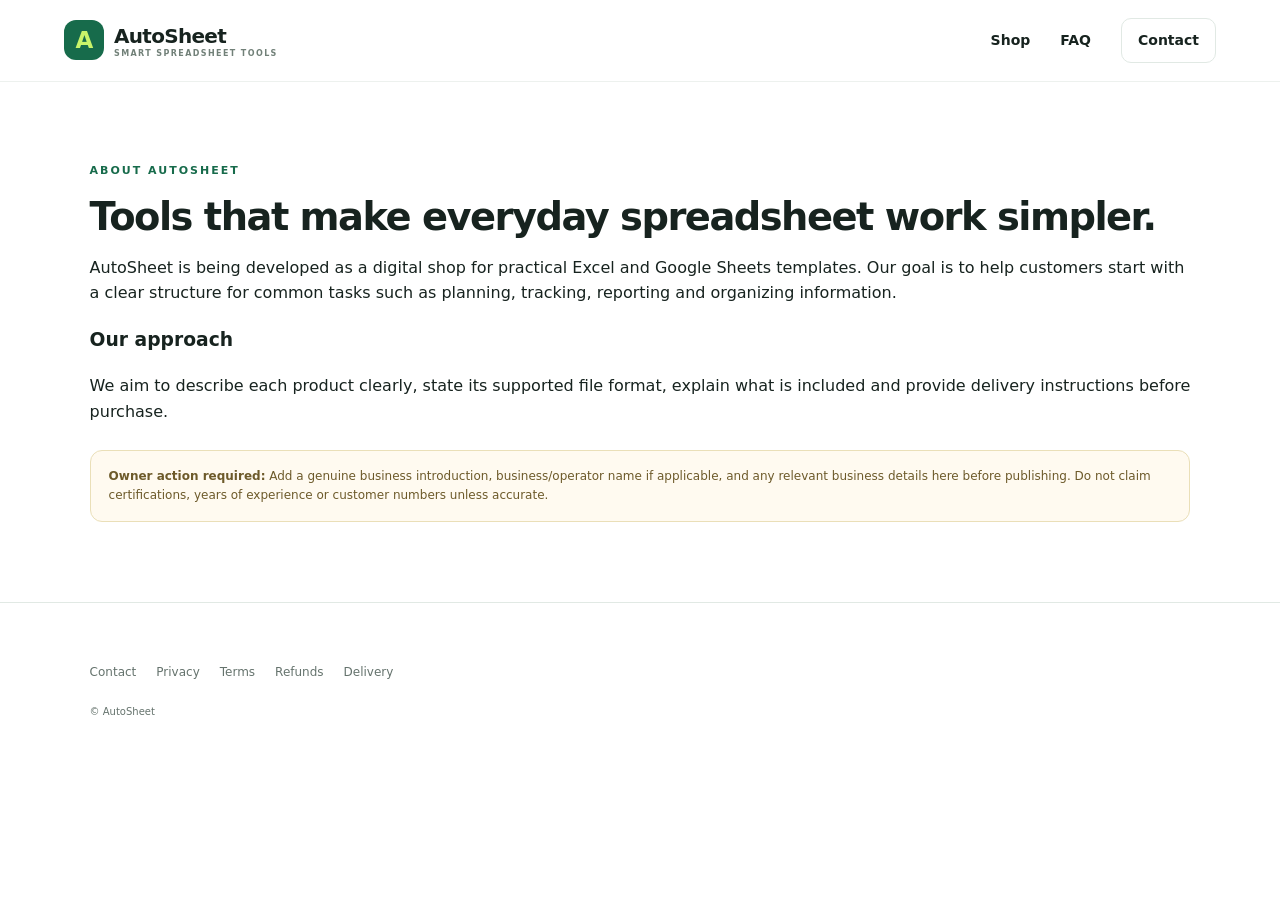
<file: about.html>
<!doctype html><html lang="en"><head><meta charset="utf-8"><meta name="viewport" content="width=device-width,initial-scale=1"><title>About AutoSheet</title><link rel="stylesheet" href="styles.css"></head><body><header class="topbar"><a class="brand" href="index.html"><span class="brand-mark">A</span><span>AutoSheet<small>SMART SPREADSHEET TOOLS</small></span></a><nav><a href="index.html#products">Shop</a><a href="faq.html">FAQ</a><a class="nav-button" href="contact.html">Contact</a></nav></header><main class="section"><div class="eyebrow">ABOUT AUTOSHEET</div><h2>Tools that make everyday spreadsheet work simpler.</h2><p>AutoSheet is being developed as a digital shop for practical Excel and Google Sheets templates. Our goal is to help customers start with a clear structure for common tasks such as planning, tracking, reporting and organizing information.</p><h3>Our approach</h3><p>We aim to describe each product clearly, state its supported file format, explain what is included and provide delivery instructions before purchase.</p><div class="notice"><strong>Owner action required:</strong> Add a genuine business introduction, business/operator name if applicable, and any relevant business details here before publishing. Do not claim certifications, years of experience or customer numbers unless accurate.</div></main><footer><div class="footer-links"><a href="contact.html">Contact</a><a href="privacy.html">Privacy</a><a href="terms.html">Terms</a><a href="refunds.html">Refunds</a><a href="delivery.html">Delivery</a></div><small>© AutoSheet</small></footer></body></html>
</file>
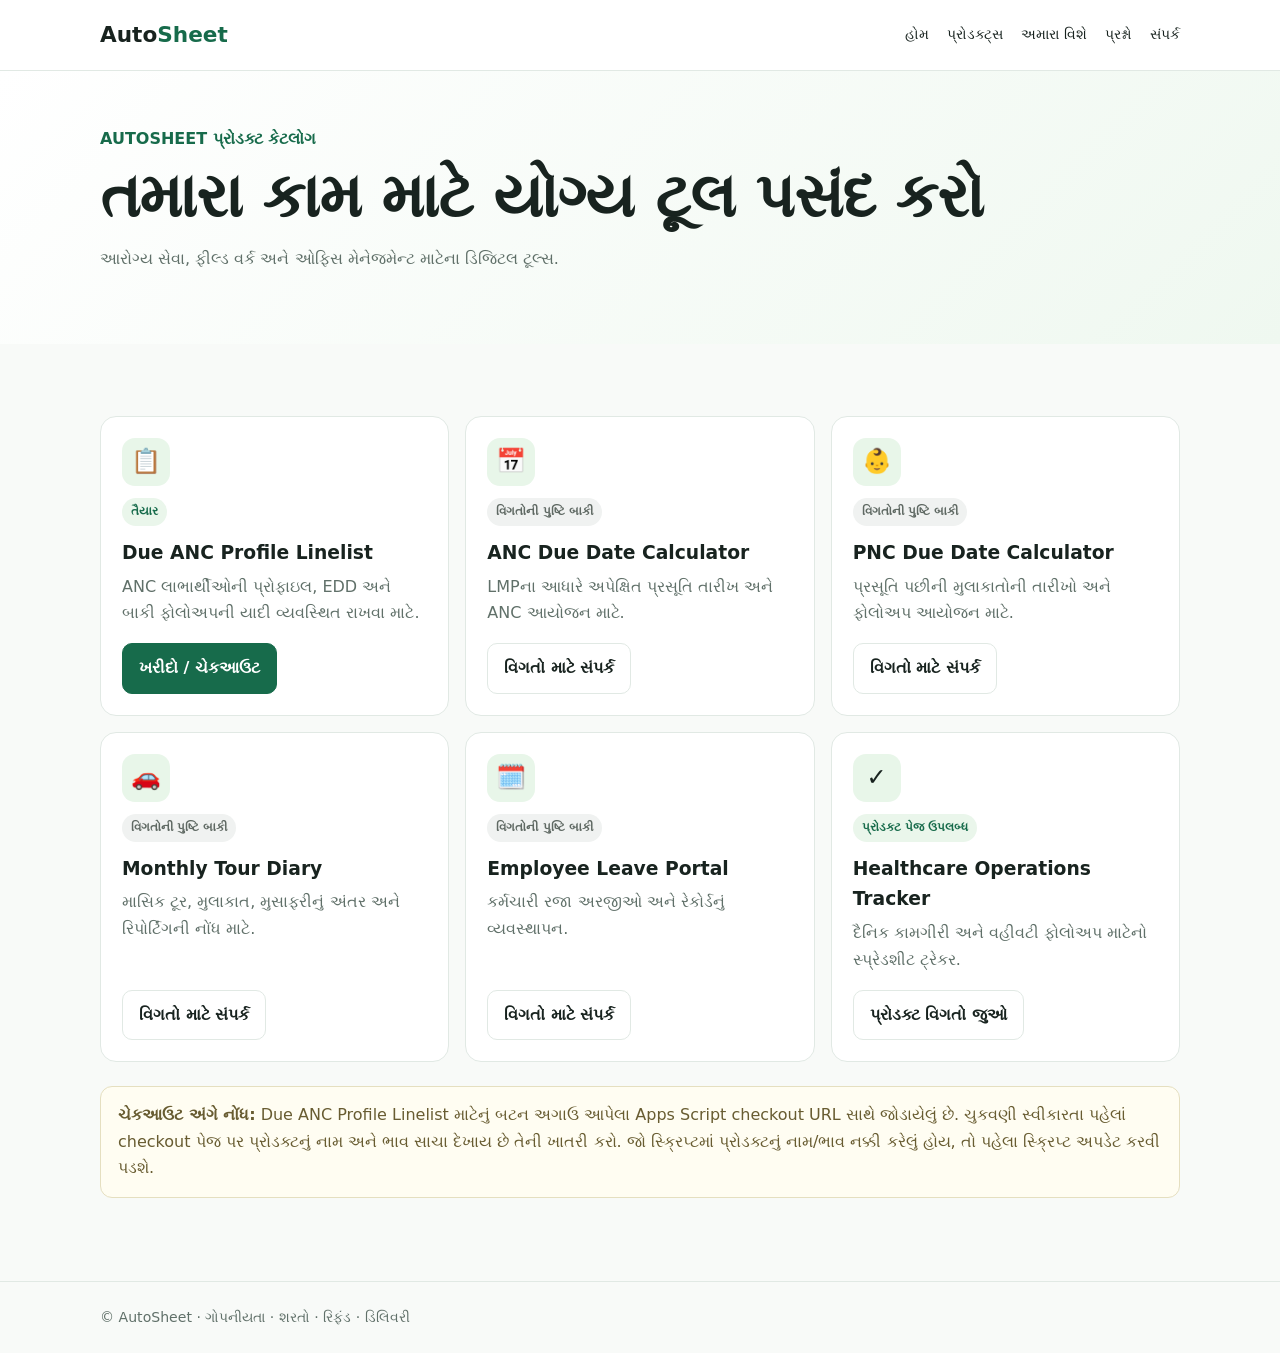
<file: catalogue.html>
<!doctype html><html lang="gu"><head><meta charset="utf-8"><meta name="viewport" content="width=device-width,initial-scale=1"><title>પ્રોડક્ટ્સ | AutoSheet</title><style>
:root{--ink:#18231f;--muted:#607069;--line:#e1e9e4;--green:#176b4b;--pale:#f3f8f4}
*{box-sizing:border-box}body{margin:0;background:#f8faf8;color:var(--ink);font-family:system-ui,-apple-system,"Segoe UI",sans-serif;line-height:1.65}
a{color:inherit;text-decoration:none}.wrap{width:min(1080px,92%);margin:auto}header{background:white;border-bottom:1px solid var(--line)}
.nav{min-height:70px;display:flex;align-items:center;justify-content:space-between;gap:18px}.logo{font-size:1.35rem;font-weight:900}.logo span{color:var(--green)}
nav{display:flex;gap:18px;flex-wrap:wrap;font-size:.9rem}nav a:hover{color:var(--green)}
.hero{padding:55px 0;background:linear-gradient(135deg,#fff,#eff8f0)}.eyebrow,.tag{color:var(--green);font-weight:850}
h1{font-size:clamp(2.1rem,5vw,3.8rem);line-height:1.12;letter-spacing:-1px;margin:10px 0}
h2{font-size:clamp(1.7rem,3vw,2.4rem);margin:0 0 8px}.muted,.hero p,.card p{color:var(--muted)}
.actions{display:flex;gap:12px;flex-wrap:wrap;margin-top:22px}.btn{display:inline-flex;justify-content:center;align-items:center;padding:11px 16px;border:1px solid var(--line);border-radius:10px;font-weight:800;background:white}
.btn.primary{background:var(--green);color:white;border-color:var(--green)}.section{padding:48px 0}
.grid{display:grid;grid-template-columns:repeat(3,1fr);gap:16px;margin:24px 0}
.card{background:white;border:1px solid var(--line);border-radius:16px;padding:21px;display:flex;flex-direction:column}
.symbol{font-size:1.5rem;background:#e8f6e9;width:48px;height:48px;border-radius:13px;display:grid;place-items:center}
.tag{display:inline-block;margin-top:12px;background:#eaf6eb;padding:4px 9px;border-radius:99px;font-size:.75rem;align-self:flex-start}
.tag.pending{background:#f0f2f1;color:#5f6963}.card h3{margin:12px 0 5px}.card p{margin:0 0 17px}.card .btn{margin-top:auto;align-self:flex-start}
.note{padding:15px 17px;border:1px solid #e5dfc0;background:#fffdf2;border-radius:12px;color:#685c31;margin:20px 0 35px}
footer{border-top:1px solid var(--line);padding:24px 0;color:var(--muted);font-size:.88rem}
@media(max-width:800px){.grid{grid-template-columns:repeat(2,1fr)}}@media(max-width:560px){.nav{padding:12px 0;align-items:flex-start;flex-direction:column}nav{gap:12px}.grid{grid-template-columns:1fr}.hero{padding:38px 0}.section{padding:36px 0}}
</style></head><body><header><div class="wrap nav"><a class="logo" href="./index.html">Auto<span>Sheet</span></a><nav><a href="./index.html">હોમ</a><a href="./catalogue.html">પ્રોડક્ટ્સ</a><a href="./about.html">અમારા વિશે</a><a href="./faq.html">પ્રશ્નો</a><a href="./contact.html">સંપર્ક</a></nav></div></header>
<section class="hero"><div class="wrap"><div class="eyebrow">AUTOSHEET પ્રોડક્ટ કેટલોગ</div><h1>તમારા કામ માટે યોગ્ય ટૂલ પસંદ કરો</h1><p class="muted">આરોગ્ય સેવા, ફીલ્ડ વર્ક અને ઓફિસ મેનેજમેન્ટ માટેના ડિજિટલ ટૂલ્સ.</p></div></section>
<section class="section wrap"><div class="grid"><article class="card" id="due-anc-profile-linelist"><div class="symbol">📋</div><span class="tag">તૈયાર</span><h3>Due ANC Profile Linelist</h3><p>ANC લાભાર્થીઓની પ્રોફાઇલ, EDD અને બાકી ફોલોઅપની યાદી વ્યવસ્થિત રાખવા માટે.</p><a class="btn primary" href="https://script.google.com/macros/s/AKfycbyv7URS0Er9eqgKix_AGyzyqV4xdwOyQhY9G9VeThqNYwtmUStdc9JAxD6Wj3qGIp0V/exec">ખરીદો / ચેકઆઉટ</a></article><article class="card" id="anc-due-date-calculator"><div class="symbol">📅</div><span class="tag pending">વિગતોની પુષ્ટિ બાકી</span><h3>ANC Due Date Calculator</h3><p>LMPના આધારે અપેક્ષિત પ્રસૂતિ તારીખ અને ANC આયોજન માટે.</p><a class="btn" href="./contact.html">વિગતો માટે સંપર્ક</a></article><article class="card" id="pnc-due-date-calculator"><div class="symbol">👶</div><span class="tag pending">વિગતોની પુષ્ટિ બાકી</span><h3>PNC Due Date Calculator</h3><p>પ્રસૂતિ પછીની મુલાકાતોની તારીખો અને ફોલોઅપ આયોજન માટે.</p><a class="btn" href="./contact.html">વિગતો માટે સંપર્ક</a></article><article class="card" id="monthly-tour-diary"><div class="symbol">🚗</div><span class="tag pending">વિગતોની પુષ્ટિ બાકી</span><h3>Monthly Tour Diary</h3><p>માસિક ટૂર, મુલાકાત, મુસાફરીનું અંતર અને રિપોર્ટિંગની નોંધ માટે.</p><a class="btn" href="./contact.html">વિગતો માટે સંપર્ક</a></article><article class="card" id="employee-leave-portal"><div class="symbol">🗓️</div><span class="tag pending">વિગતોની પુષ્ટિ બાકી</span><h3>Employee Leave Portal</h3><p>કર્મચારી રજા અરજીઓ અને રેકોર્ડનું વ્યવસ્થાપન.</p><a class="btn" href="./contact.html">વિગતો માટે સંપર્ક</a></article><article class="card" id="healthcare-operations-tracker"><div class="symbol">✓</div><span class="tag">પ્રોડક્ટ પેજ ઉપલબ્ધ</span><h3>Healthcare Operations Tracker</h3><p>દૈનિક કામગીરી અને વહીવટી ફોલોઅપ માટેનો સ્પ્રેડશીટ ટ્રેકર.</p><a class="btn" href="./healthcare-operations-tracker.html">પ્રોડક્ટ વિગતો જુઓ</a></article></div><div class="note"><b>ચેકઆઉટ અંગે નોંધ:</b> Due ANC Profile Linelist માટેનું બટન અગાઉ આપેલા Apps Script checkout URL સાથે જોડાયેલું છે. ચુકવણી સ્વીકારતા પહેલાં checkout પેજ પર પ્રોડક્ટનું નામ અને ભાવ સાચા દેખાય છે તેની ખાતરી કરો. જો સ્ક્રિપ્ટમાં પ્રોડક્ટનું નામ/ભાવ નક્કી કરેલું હોય, તો પહેલા સ્ક્રિપ્ટ અપડેટ કરવી પડશે.</div></section>
<footer><div class="wrap">© AutoSheet · <a href="./privacy.html">ગોપનીયતા</a> · <a href="./terms.html">શરતો</a> · <a href="./refunds.html">રિફંડ</a> · <a href="./delivery.html">ડિલિવરી</a></div></footer></body></html>
</file>
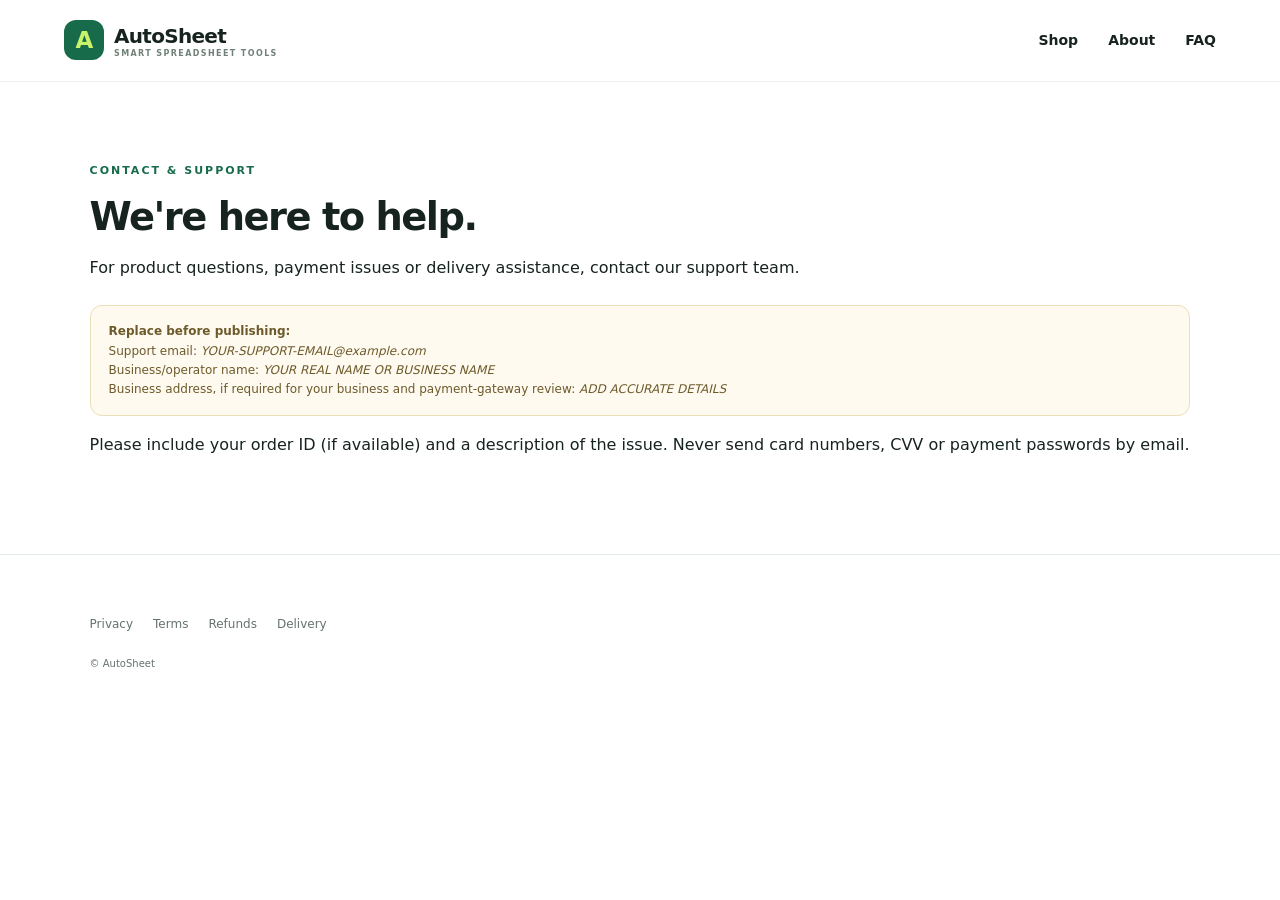
<file: contact.html>
<!doctype html><html lang="en"><head><meta charset="utf-8"><meta name="viewport" content="width=device-width,initial-scale=1"><title>Contact AutoSheet</title><link rel="stylesheet" href="styles.css"></head><body><header class="topbar"><a class="brand" href="index.html"><span class="brand-mark">A</span><span>AutoSheet<small>SMART SPREADSHEET TOOLS</small></span></a><nav><a href="index.html#products">Shop</a><a href="about.html">About</a><a href="faq.html">FAQ</a></nav></header><main class="section"><div class="eyebrow">CONTACT & SUPPORT</div><h2>We're here to help.</h2><p>For product questions, payment issues or delivery assistance, contact our support team.</p><div class="notice"><strong>Replace before publishing:</strong><br>Support email: <em>YOUR-SUPPORT-EMAIL@example.com</em><br>Business/operator name: <em>YOUR REAL NAME OR BUSINESS NAME</em><br>Business address, if required for your business and payment-gateway review: <em>ADD ACCURATE DETAILS</em></div><p>Please include your order ID (if available) and a description of the issue. Never send card numbers, CVV or payment passwords by email.</p></main><footer><div class="footer-links"><a href="privacy.html">Privacy</a><a href="terms.html">Terms</a><a href="refunds.html">Refunds</a><a href="delivery.html">Delivery</a></div><small>© AutoSheet</small></footer></body></html>
</file>
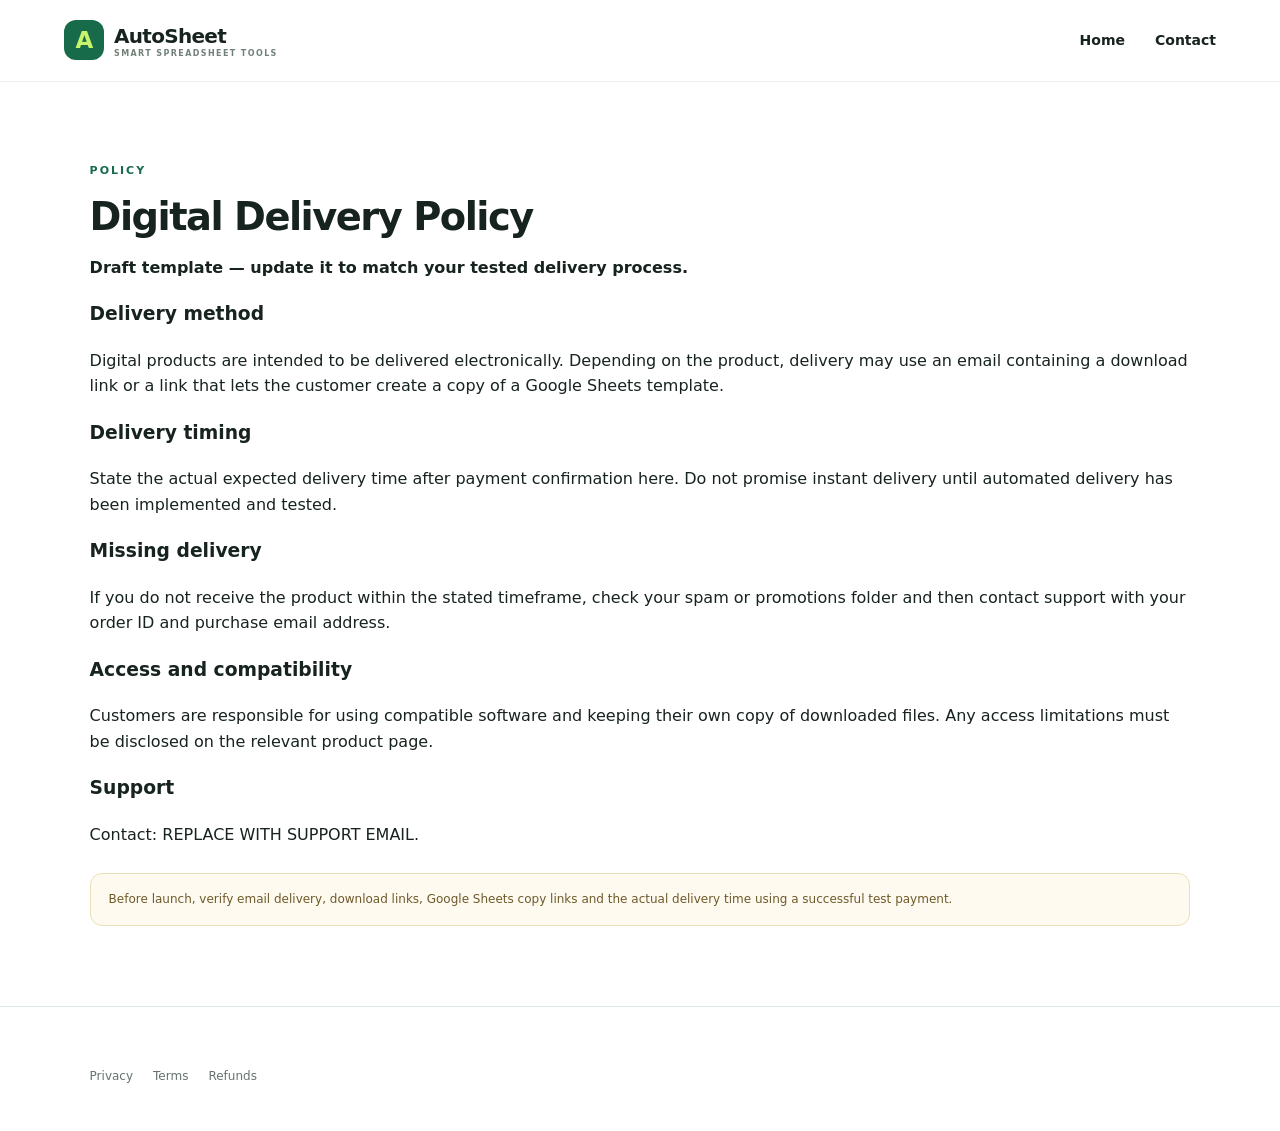
<file: delivery.html>
<!doctype html><html lang="en"><head><meta charset="utf-8"><meta name="viewport" content="width=device-width,initial-scale=1"><title>Digital Delivery Policy — AutoSheet</title><link rel="stylesheet" href="styles.css"></head><body><header class="topbar"><a class="brand" href="index.html"><span class="brand-mark">A</span><span>AutoSheet<small>SMART SPREADSHEET TOOLS</small></span></a><nav><a href="index.html">Home</a><a href="contact.html">Contact</a></nav></header><main class="section"><div class="eyebrow">POLICY</div><h2>Digital Delivery Policy</h2><p><strong>Draft template — update it to match your tested delivery process.</strong></p><h3>Delivery method</h3><p>Digital products are intended to be delivered electronically. Depending on the product, delivery may use an email containing a download link or a link that lets the customer create a copy of a Google Sheets template.</p><h3>Delivery timing</h3><p>State the actual expected delivery time after payment confirmation here. Do not promise instant delivery until automated delivery has been implemented and tested.</p><h3>Missing delivery</h3><p>If you do not receive the product within the stated timeframe, check your spam or promotions folder and then contact support with your order ID and purchase email address.</p><h3>Access and compatibility</h3><p>Customers are responsible for using compatible software and keeping their own copy of downloaded files. Any access limitations must be disclosed on the relevant product page.</p><h3>Support</h3><p>Contact: REPLACE WITH SUPPORT EMAIL.</p><div class="notice">Before launch, verify email delivery, download links, Google Sheets copy links and the actual delivery time using a successful test payment.</div></main><footer><div class="footer-links"><a href="privacy.html">Privacy</a><a href="terms.html">Terms</a><a href="refunds.html">Refunds</a></div></footer></body></html>
</file>
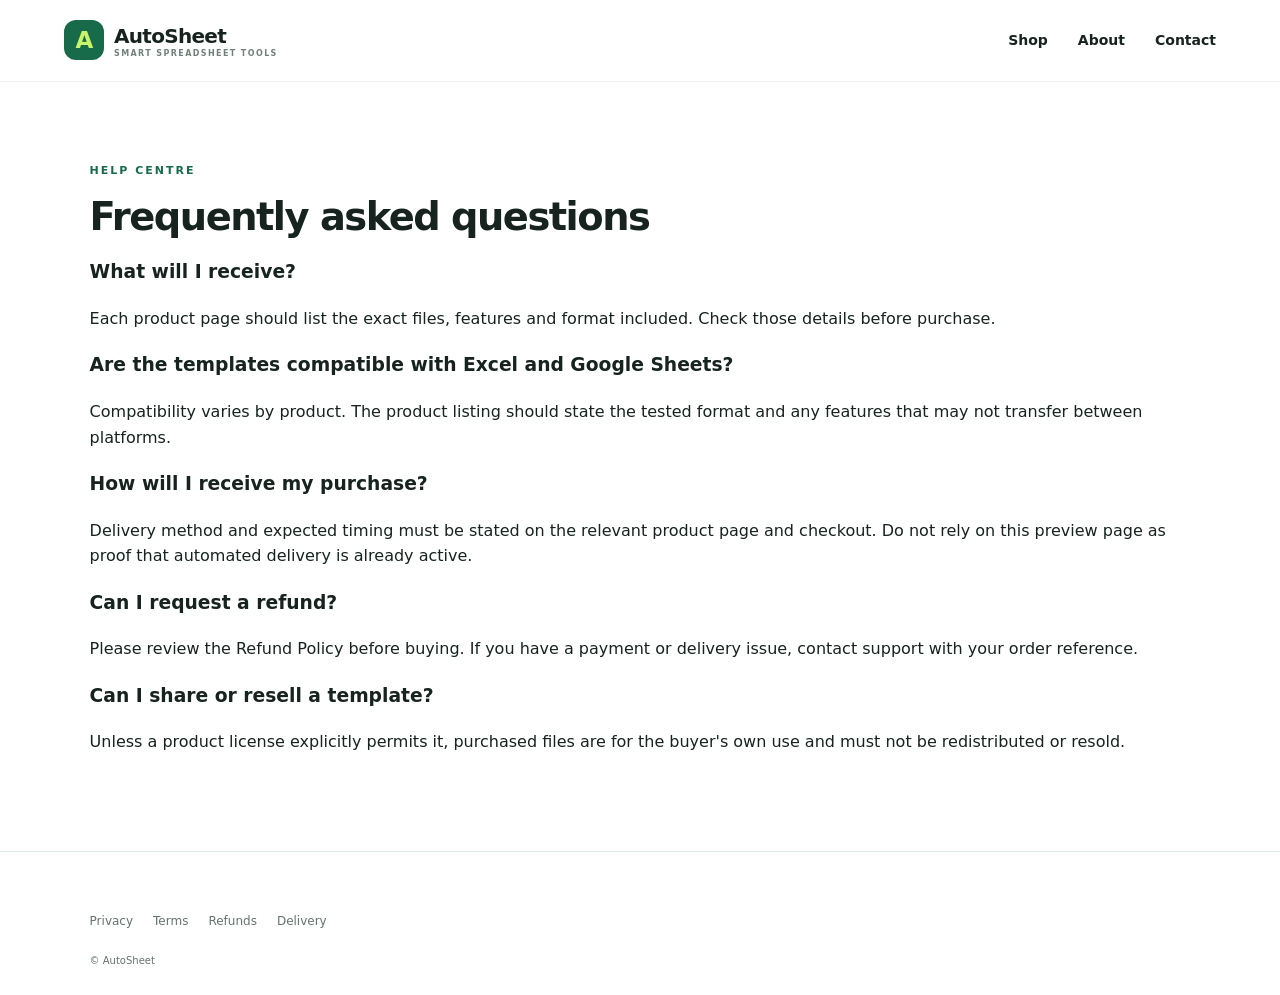
<file: faq.html>
<!doctype html><html lang="en"><head><meta charset="utf-8"><meta name="viewport" content="width=device-width,initial-scale=1"><title>FAQ — AutoSheet</title><link rel="stylesheet" href="styles.css"></head><body><header class="topbar"><a class="brand" href="index.html"><span class="brand-mark">A</span><span>AutoSheet<small>SMART SPREADSHEET TOOLS</small></span></a><nav><a href="index.html#products">Shop</a><a href="about.html">About</a><a href="contact.html">Contact</a></nav></header><main class="section"><div class="eyebrow">HELP CENTRE</div><h2>Frequently asked questions</h2><h3>What will I receive?</h3><p>Each product page should list the exact files, features and format included. Check those details before purchase.</p><h3>Are the templates compatible with Excel and Google Sheets?</h3><p>Compatibility varies by product. The product listing should state the tested format and any features that may not transfer between platforms.</p><h3>How will I receive my purchase?</h3><p>Delivery method and expected timing must be stated on the relevant product page and checkout. Do not rely on this preview page as proof that automated delivery is already active.</p><h3>Can I request a refund?</h3><p>Please review the Refund Policy before buying. If you have a payment or delivery issue, contact support with your order reference.</p><h3>Can I share or resell a template?</h3><p>Unless a product license explicitly permits it, purchased files are for the buyer's own use and must not be redistributed or resold.</p></main><footer><div class="footer-links"><a href="privacy.html">Privacy</a><a href="terms.html">Terms</a><a href="refunds.html">Refunds</a><a href="delivery.html">Delivery</a></div><small>© AutoSheet</small></footer></body></html>
</file>
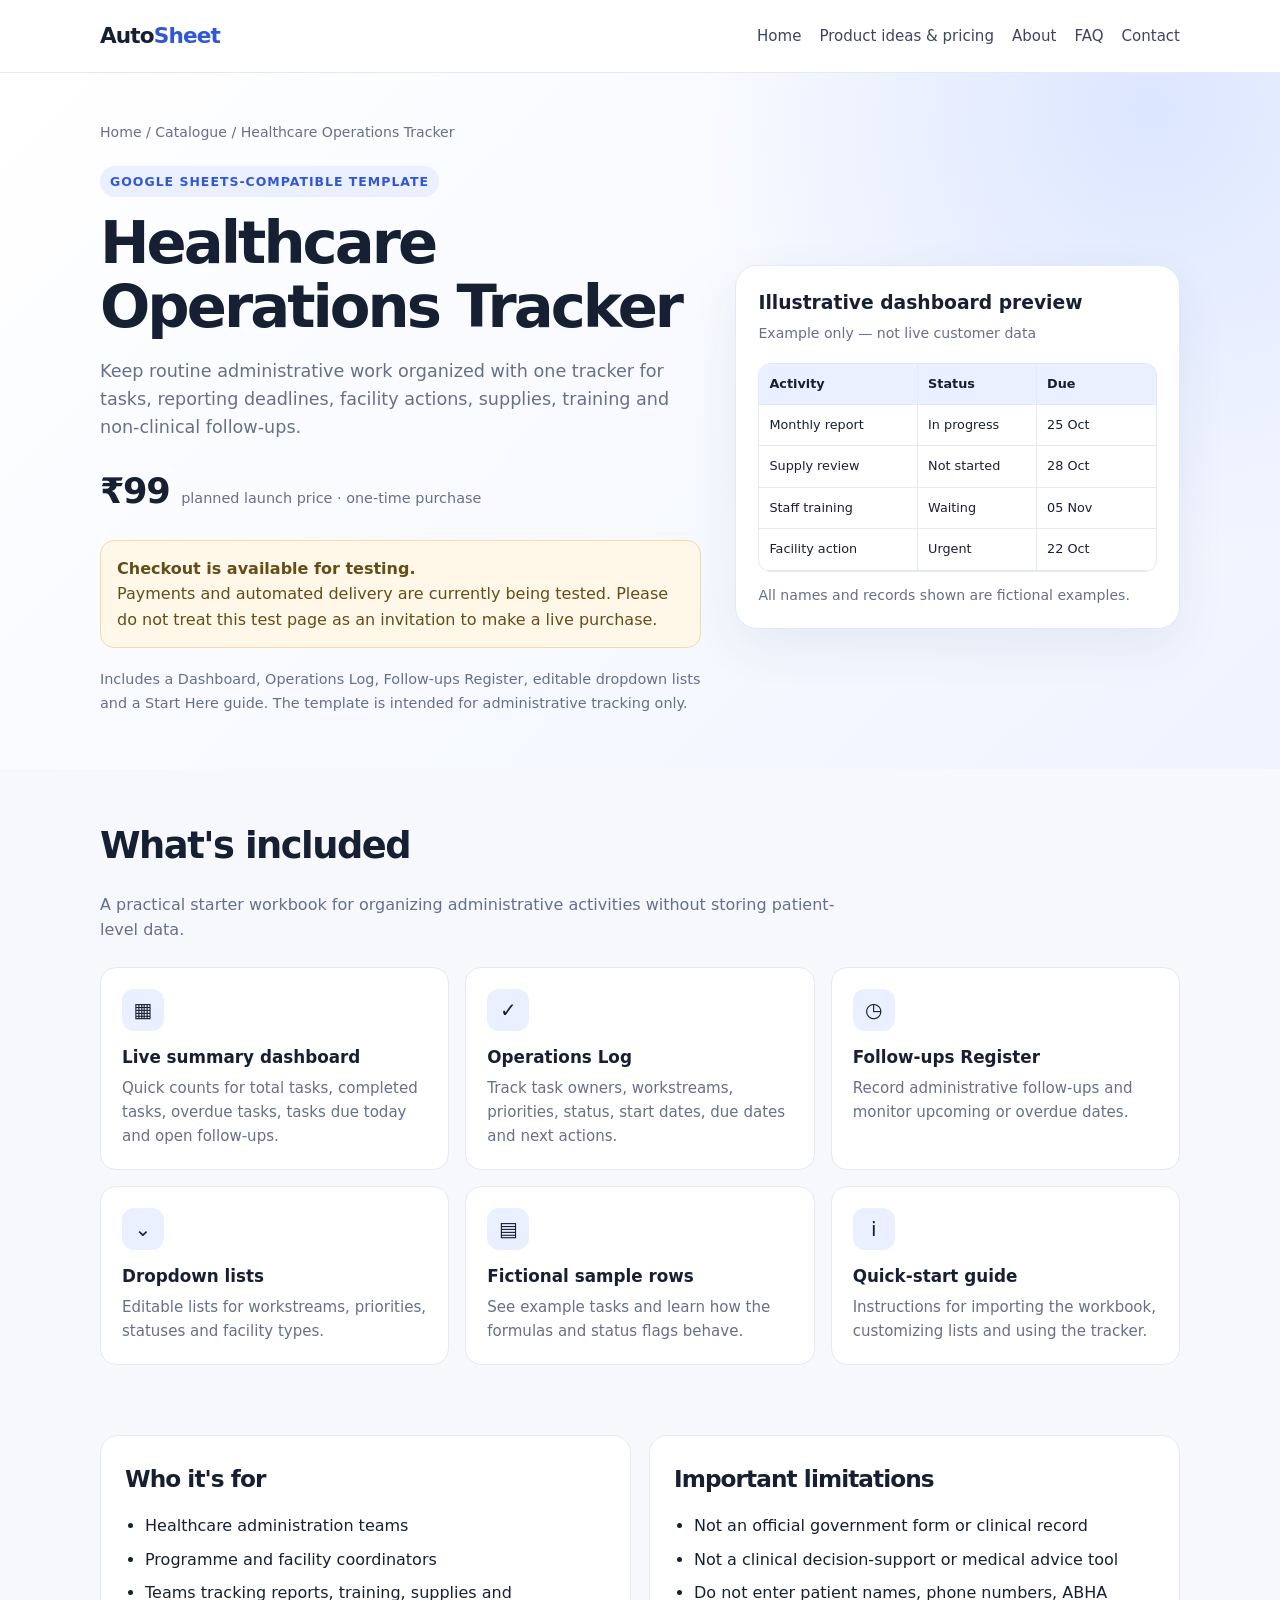
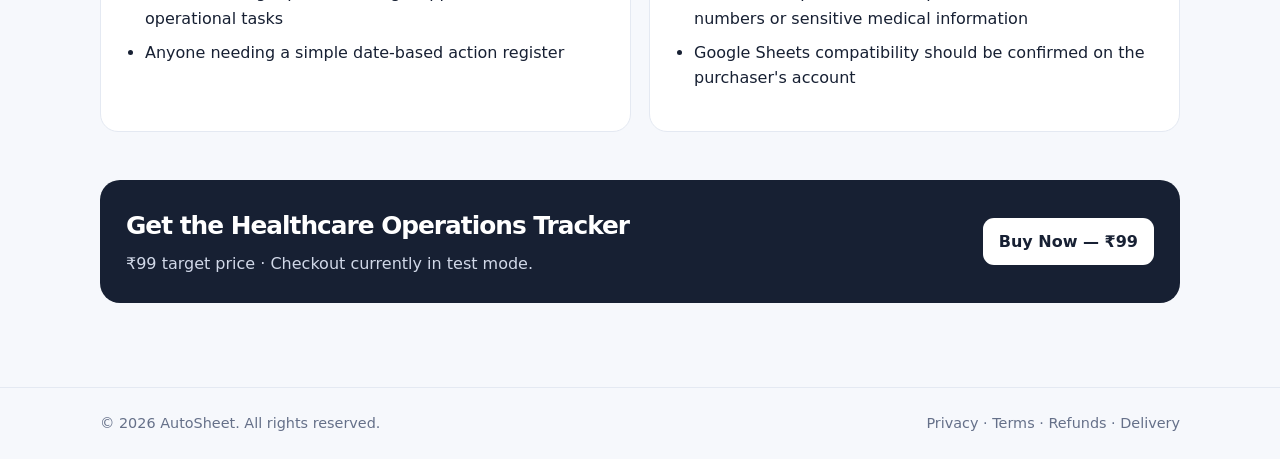
<file: healthcare-operations-tracker.html>
<!doctype html>
<html lang="en">
<head>
<meta charset="utf-8">
<meta name="viewport" content="width=device-width, initial-scale=1">
<meta name="description" content="Healthcare Operations Tracker — a Google Sheets-compatible administrative template for tasks, reporting, supplies, training and follow-ups.">
<title>Healthcare Operations Tracker | AutoSheet</title>
<style>
:root{--ink:#172033;--muted:#657089;--bg:#f6f8fc;--card:#fff;--line:#e4e9f2;--brand:#3157d5;--soft:#eaf0ff;--amber:#fff8e8;--amberline:#f0dca8}
*{box-sizing:border-box}
body{margin:0;font-family:Inter,ui-sans-serif,system-ui,-apple-system,"Segoe UI",sans-serif;background:var(--bg);color:var(--ink);line-height:1.6}
a{color:inherit;text-decoration:none}
.wrap{width:min(1080px,92%);margin:auto}
header{background:#fff;border-bottom:1px solid var(--line)}
.nav{min-height:72px;display:flex;align-items:center;justify-content:space-between;gap:18px}
.logo{font-weight:850;font-size:1.35rem;letter-spacing:-.04em}
.logo span{color:var(--brand)}
nav{display:flex;gap:18px;flex-wrap:wrap;color:#3c4660;font-size:.94rem}
.hero{padding:48px 0 40px;background:radial-gradient(circle at 90% 5%,#dce6ff 0,transparent 34%),linear-gradient(135deg,#fff,#f0f4ff)}
.crumb{font-size:.88rem;color:var(--muted)}
.hero-grid{display:grid;grid-template-columns:1.15fr .85fr;gap:34px;align-items:center;margin-top:22px}
.tag{display:inline-block;background:var(--soft);color:var(--brand);font-size:.78rem;font-weight:800;letter-spacing:.08em;text-transform:uppercase;padding:6px 10px;border-radius:999px}
.hero h1{font-size:clamp(2.2rem,5vw,3.7rem);line-height:1.08;letter-spacing:-.05em;margin:14px 0}
.lead{font-size:1.1rem;color:var(--muted);max-width:650px}
.price-row{display:flex;align-items:baseline;gap:12px;margin:22px 0 8px}
.price{font-size:2.2rem;font-weight:900;letter-spacing:-.04em}
.price-note{font-size:.9rem;color:var(--muted)}
.status{padding:15px 16px;border:1px solid var(--amberline);background:var(--amber);border-radius:14px;color:#654d18;margin:20px 0}
.preview{background:#fff;border:1px solid var(--line);border-radius:22px;padding:22px;box-shadow:0 18px 50px #22345c12}
.preview h3{margin:0 0 4px}
.preview p{margin:0;color:var(--muted);font-size:.88rem}
.mini{margin-top:18px;border:1px solid var(--line);border-radius:12px;overflow:hidden}
.r{display:grid;grid-template-columns:1.2fr .9fr .9fr}
.r span{padding:10px;border-right:1px solid var(--line);border-bottom:1px solid var(--line);font-size:.8rem}
.r span:last-child{border-right:0}
.r.head{background:var(--soft);font-weight:800}
.section{padding:48px 0}
.section h2{font-size:clamp(1.6rem,3.5vw,2.3rem);letter-spacing:-.04em;margin:0 0 10px}
.sub{color:var(--muted);max-width:760px}
.grid{display:grid;grid-template-columns:repeat(3,1fr);gap:16px;margin-top:24px}
.card{background:#fff;border:1px solid var(--line);border-radius:16px;padding:21px}
.icon{width:42px;height:42px;border-radius:12px;background:var(--soft);display:grid;place-items:center;font-size:1.25rem}
.card h3{margin:13px 0 5px;font-size:1.05rem}
.card p{margin:0;color:var(--muted);font-size:.94rem}
.two{display:grid;grid-template-columns:1fr 1fr;gap:18px;margin-top:22px}
.panel{background:#fff;border:1px solid var(--line);border-radius:18px;padding:24px}
.panel ul{padding-left:20px}
.panel li{margin:8px 0}
.note{font-size:.9rem;color:var(--muted)}
.bottom{background:#172033;color:#fff;border-radius:20px;padding:26px;display:flex;justify-content:space-between;gap:18px;align-items:center}
.bottom p{color:#d1d8e8;margin:6px 0 0}
.btn{display:inline-block;padding:11px 16px;border-radius:11px;font-weight:800;background:#fff;color:#172033;white-space:nowrap}
.btn:hover{background:#eaf0ff}
.footer{padding:24px 0;border-top:1px solid var(--line);color:var(--muted);font-size:.9rem;margin-top:36px}
.foot{display:flex;justify-content:space-between;gap:14px;flex-wrap:wrap}
@media(max-width:760px){.nav{padding:14px 0;align-items:flex-start;flex-direction:column}nav{gap:12px}.hero-grid,.grid,.two{grid-template-columns:1fr}.bottom{align-items:flex-start;flex-direction:column}.hero{padding-top:34px}.r span{padding:8px 6px;font-size:.73rem}}
</style>
</head>
<body>
<header>
<div class="wrap nav">
<a class="logo" href="./index.html">Auto<span>Sheet</span></a>
<nav>
<a href="./index.html">Home</a>
<a href="./catalogue.html">Product ideas &amp; pricing</a>
<a href="./about.html">About</a>
<a href="./faq.html">FAQ</a>
<a href="./contact.html">Contact</a>
</nav>
</div>
</header>

<main>
<section class="hero">
<div class="wrap">
<div class="crumb"><a href="./index.html">Home</a> / <a href="./catalogue.html">Catalogue</a> / Healthcare Operations Tracker</div>
<div class="hero-grid">
<div>
<span class="tag">Google Sheets-compatible template</span>
<h1>Healthcare Operations Tracker</h1>
<p class="lead">Keep routine administrative work organized with one tracker for tasks, reporting deadlines, facility actions, supplies, training and non-clinical follow-ups.</p>
<div class="price-row"><span class="price">₹99</span><span class="price-note">planned launch price · one-time purchase</span></div>

<div class="status">
<strong>Checkout is available for testing.</strong><br>
Payments and automated delivery are currently being tested. Please do not treat this test page as an invitation to make a live purchase.
</div>

<p class="note">Includes a Dashboard, Operations Log, Follow-ups Register, editable dropdown lists and a Start Here guide. The template is intended for administrative tracking only.</p>
</div>

<div class="preview">
<h3>Illustrative dashboard preview</h3>
<p>Example only — not live customer data</p>
<div class="mini">
<div class="r head"><span>Activity</span><span>Status</span><span>Due</span></div>
<div class="r"><span>Monthly report</span><span>In progress</span><span>25 Oct</span></div>
<div class="r"><span>Supply review</span><span>Not started</span><span>28 Oct</span></div>
<div class="r"><span>Staff training</span><span>Waiting</span><span>05 Nov</span></div>
<div class="r"><span>Facility action</span><span>Urgent</span><span>22 Oct</span></div>
</div>
<p style="margin-top:12px">All names and records shown are fictional examples.</p>
</div>
</div>
</div>
</section>

<section class="section">
<div class="wrap">
<h2>What's included</h2>
<p class="sub">A practical starter workbook for organizing administrative activities without storing patient-level data.</p>
<div class="grid">
<article class="card"><div class="icon">▦</div><h3>Live summary dashboard</h3><p>Quick counts for total tasks, completed tasks, overdue tasks, tasks due today and open follow-ups.</p></article>
<article class="card"><div class="icon">✓</div><h3>Operations Log</h3><p>Track task owners, workstreams, priorities, status, start dates, due dates and next actions.</p></article>
<article class="card"><div class="icon">◷</div><h3>Follow-ups Register</h3><p>Record administrative follow-ups and monitor upcoming or overdue dates.</p></article>
<article class="card"><div class="icon">⌄</div><h3>Dropdown lists</h3><p>Editable lists for workstreams, priorities, statuses and facility types.</p></article>
<article class="card"><div class="icon">▤</div><h3>Fictional sample rows</h3><p>See example tasks and learn how the formulas and status flags behave.</p></article>
<article class="card"><div class="icon">i</div><h3>Quick-start guide</h3><p>Instructions for importing the workbook, customizing lists and using the tracker.</p></article>
</div>
</div>
</section>

<section class="section" style="padding-top:0">
<div class="wrap two">
<div class="panel">
<h2 style="font-size:1.45rem">Who it's for</h2>
<ul>
<li>Healthcare administration teams</li>
<li>Programme and facility coordinators</li>
<li>Teams tracking reports, training, supplies and operational tasks</li>
<li>Anyone needing a simple date-based action register</li>
</ul>
</div>
<div class="panel">
<h2 style="font-size:1.45rem">Important limitations</h2>
<ul>
<li>Not an official government form or clinical record</li>
<li>Not a clinical decision-support or medical advice tool</li>
<li>Do not enter patient names, phone numbers, ABHA numbers or sensitive medical information</li>
<li>Google Sheets compatibility should be confirmed on the purchaser's account</li>
</ul>
</div>
</div>
</section>

<section class="section" style="padding-top:0">
<div class="wrap">
<div class="bottom">
<div>
<h2 style="margin:0;font-size:1.55rem">Get the Healthcare Operations Tracker</h2>
<p>₹99 target price · Checkout currently in test mode.</p>
</div>
<a href="https://script.google.com/macros/s/AKfycbyv7URS0Er9eqgKix_AGyzyqV4xdwOyQhY9G9VeThqNYwtmUStdc9JAxD6Wj3qGIp0V/exec" class="btn" target="_blank" rel="noopener">
Buy Now — ₹99
</a>
</div>
</div>
</section>
</main>

<footer class="footer">
<div class="wrap foot">
<span>© <span id="year"></span> AutoSheet. All rights reserved.</span>
<span>
<a href="./privacy.html">Privacy</a> ·
<a href="./terms.html">Terms</a> ·
<a href="./refunds.html">Refunds</a> ·
<a href="./delivery.html">Delivery</a>
</span>
</div>
</footer>
<script>
document.getElementById('year').textContent=new Date().getFullYear();
</script>
</body>
</html>
</file>
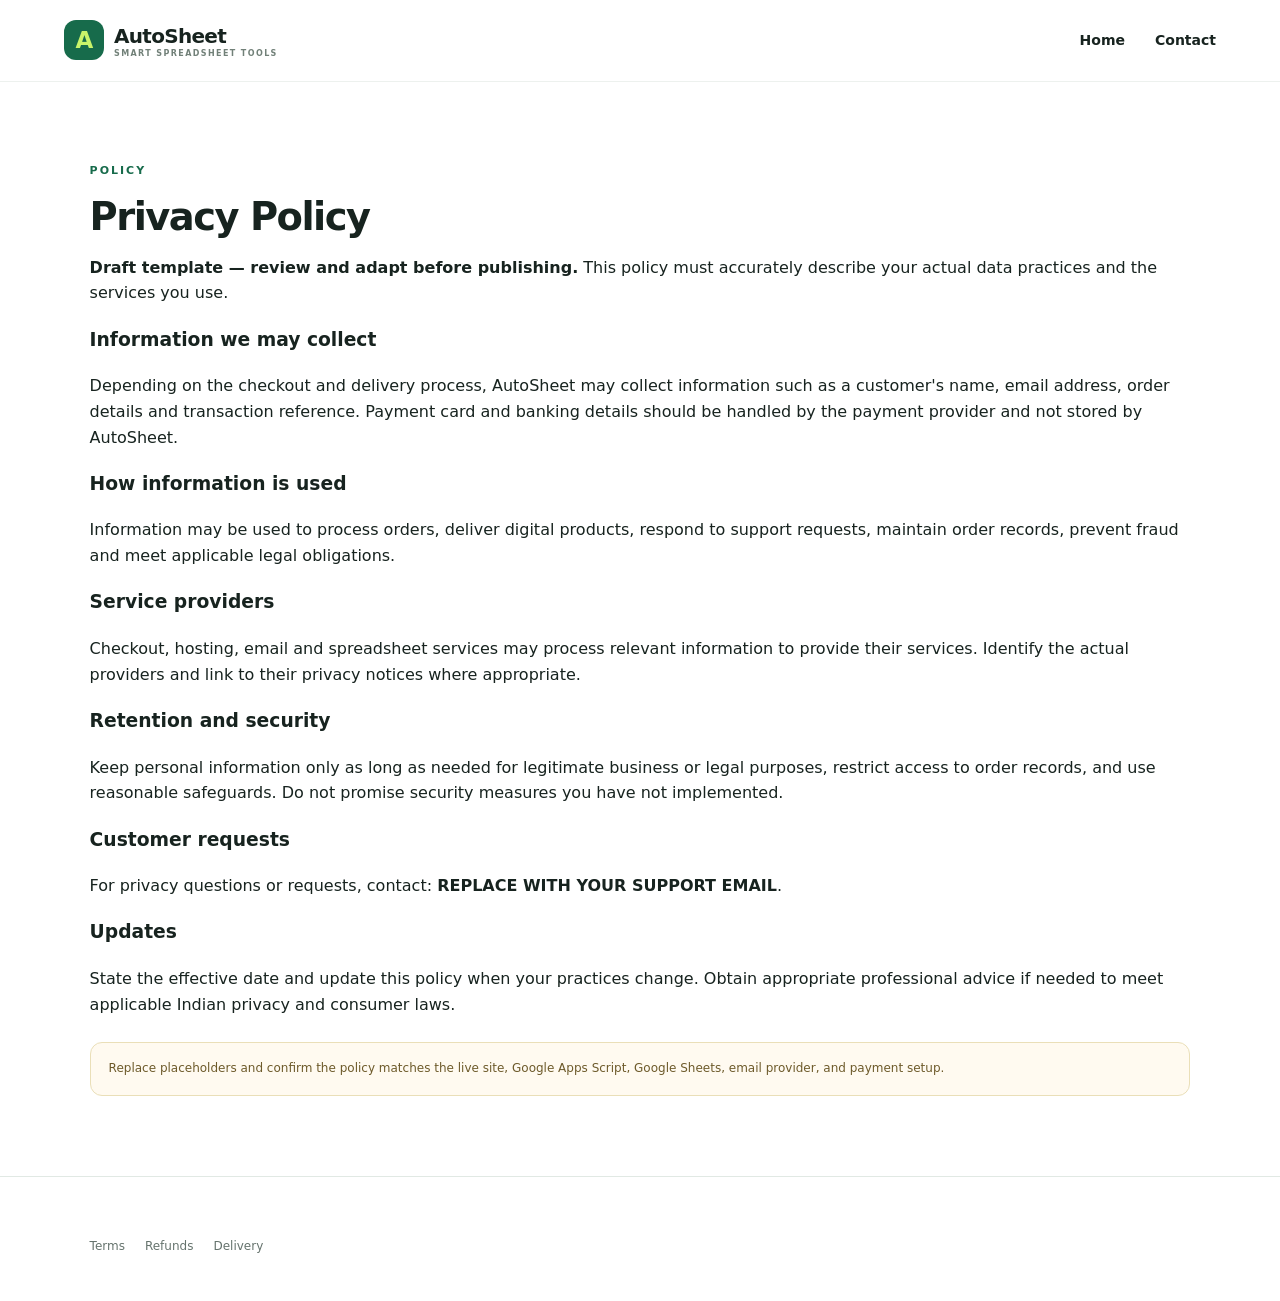
<file: privacy.html>
<!doctype html><html lang="en"><head><meta charset="utf-8"><meta name="viewport" content="width=device-width,initial-scale=1"><title>Privacy Policy — AutoSheet</title><link rel="stylesheet" href="styles.css"></head><body><header class="topbar"><a class="brand" href="index.html"><span class="brand-mark">A</span><span>AutoSheet<small>SMART SPREADSHEET TOOLS</small></span></a><nav><a href="index.html">Home</a><a href="contact.html">Contact</a></nav></header><main class="section"><div class="eyebrow">POLICY</div><h2>Privacy Policy</h2><p><strong>Draft template — review and adapt before publishing.</strong> This policy must accurately describe your actual data practices and the services you use.</p><h3>Information we may collect</h3><p>Depending on the checkout and delivery process, AutoSheet may collect information such as a customer's name, email address, order details and transaction reference. Payment card and banking details should be handled by the payment provider and not stored by AutoSheet.</p><h3>How information is used</h3><p>Information may be used to process orders, deliver digital products, respond to support requests, maintain order records, prevent fraud and meet applicable legal obligations.</p><h3>Service providers</h3><p>Checkout, hosting, email and spreadsheet services may process relevant information to provide their services. Identify the actual providers and link to their privacy notices where appropriate.</p><h3>Retention and security</h3><p>Keep personal information only as long as needed for legitimate business or legal purposes, restrict access to order records, and use reasonable safeguards. Do not promise security measures you have not implemented.</p><h3>Customer requests</h3><p>For privacy questions or requests, contact: <strong>REPLACE WITH YOUR SUPPORT EMAIL</strong>.</p><h3>Updates</h3><p>State the effective date and update this policy when your practices change. Obtain appropriate professional advice if needed to meet applicable Indian privacy and consumer laws.</p><div class="notice">Replace placeholders and confirm the policy matches the live site, Google Apps Script, Google Sheets, email provider, and payment setup.</div></main><footer><div class="footer-links"><a href="terms.html">Terms</a><a href="refunds.html">Refunds</a><a href="delivery.html">Delivery</a></div></footer></body></html>
</file>
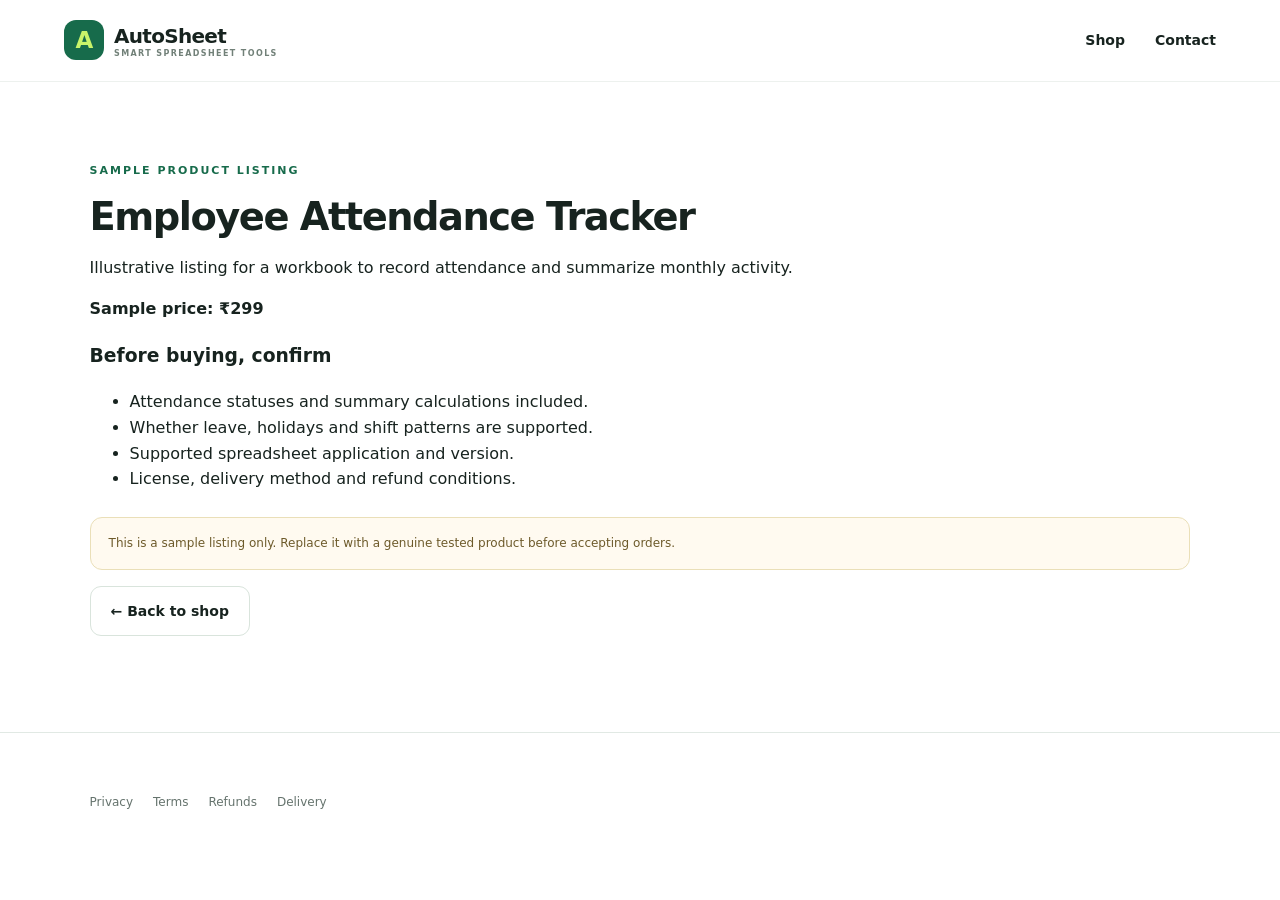
<file: product-attendance-tracker.html>
<!doctype html><html lang="en"><head><meta charset="utf-8"><meta name="viewport" content="width=device-width,initial-scale=1"><title>Employee Attendance Tracker — AutoSheet</title><link rel="stylesheet" href="styles.css"></head><body><header class="topbar"><a class="brand" href="index.html"><span class="brand-mark">A</span><span>AutoSheet<small>SMART SPREADSHEET TOOLS</small></span></a><nav><a href="index.html#products">Shop</a><a href="contact.html">Contact</a></nav></header><main class="section"><div class="eyebrow">SAMPLE PRODUCT LISTING</div><h2>Employee Attendance Tracker</h2><p>Illustrative listing for a workbook to record attendance and summarize monthly activity.</p><p><strong>Sample price: ₹299</strong></p><h3>Before buying, confirm</h3><ul><li>Attendance statuses and summary calculations included.</li><li>Whether leave, holidays and shift patterns are supported.</li><li>Supported spreadsheet application and version.</li><li>License, delivery method and refund conditions.</li></ul><div class="notice">This is a sample listing only. Replace it with a genuine tested product before accepting orders.</div><p><a class="button secondary" href="index.html#products">← Back to shop</a></p></main><footer><div class="footer-links"><a href="privacy.html">Privacy</a><a href="terms.html">Terms</a><a href="refunds.html">Refunds</a><a href="delivery.html">Delivery</a></div></footer></body></html>
</file>
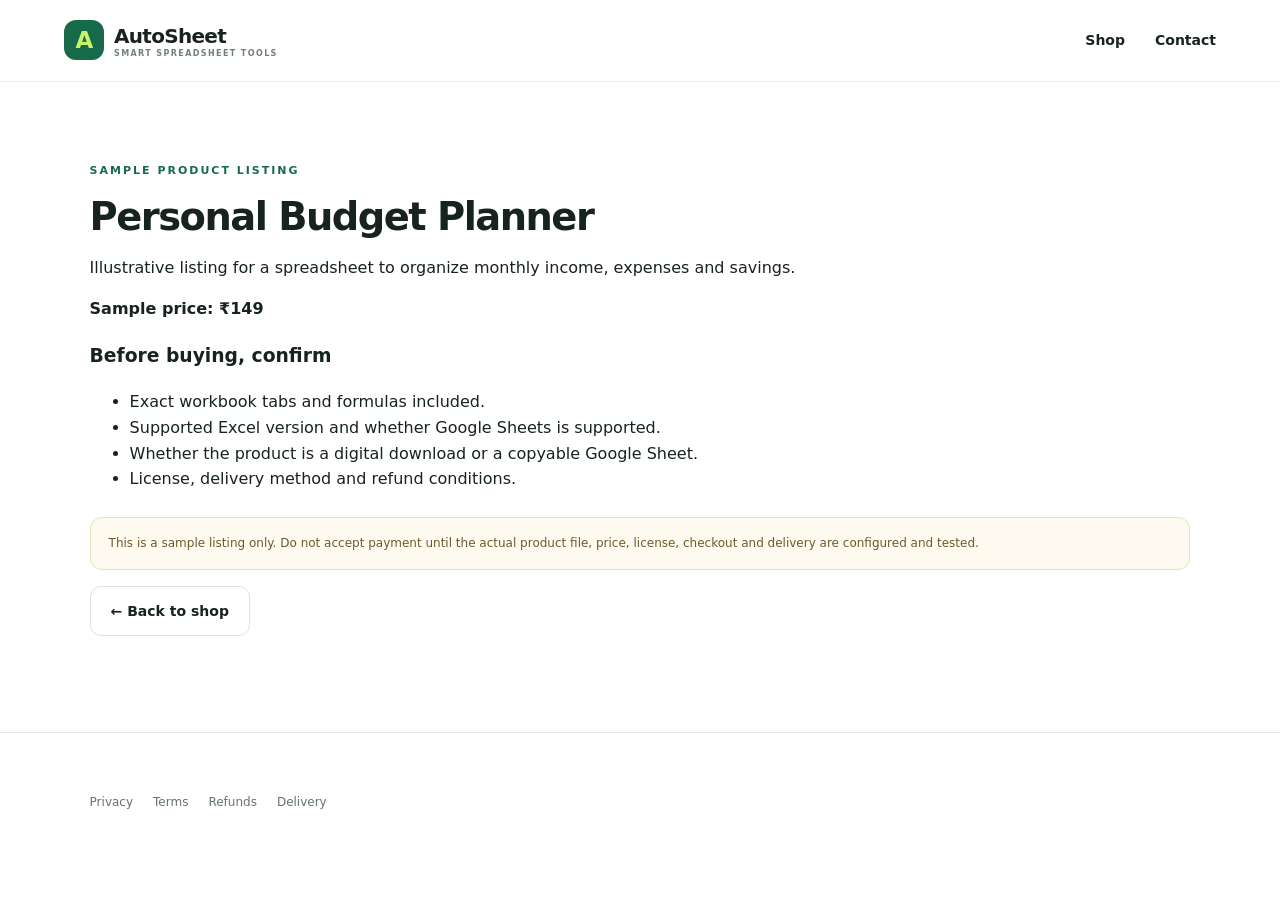
<file: product-budget-planner.html>
<!doctype html><html lang="en"><head><meta charset="utf-8"><meta name="viewport" content="width=device-width,initial-scale=1"><title>Personal Budget Planner — AutoSheet</title><link rel="stylesheet" href="styles.css"></head><body><header class="topbar"><a class="brand" href="index.html"><span class="brand-mark">A</span><span>AutoSheet<small>SMART SPREADSHEET TOOLS</small></span></a><nav><a href="index.html#products">Shop</a><a href="contact.html">Contact</a></nav></header><main class="section"><div class="eyebrow">SAMPLE PRODUCT LISTING</div><h2>Personal Budget Planner</h2><p>Illustrative listing for a spreadsheet to organize monthly income, expenses and savings.</p><p><strong>Sample price: ₹149</strong></p><h3>Before buying, confirm</h3><ul><li>Exact workbook tabs and formulas included.</li><li>Supported Excel version and whether Google Sheets is supported.</li><li>Whether the product is a digital download or a copyable Google Sheet.</li><li>License, delivery method and refund conditions.</li></ul><div class="notice">This is a sample listing only. Do not accept payment until the actual product file, price, license, checkout and delivery are configured and tested.</div><p><a class="button secondary" href="index.html#products">← Back to shop</a></p></main><footer><div class="footer-links"><a href="privacy.html">Privacy</a><a href="terms.html">Terms</a><a href="refunds.html">Refunds</a><a href="delivery.html">Delivery</a></div></footer></body></html>
</file>
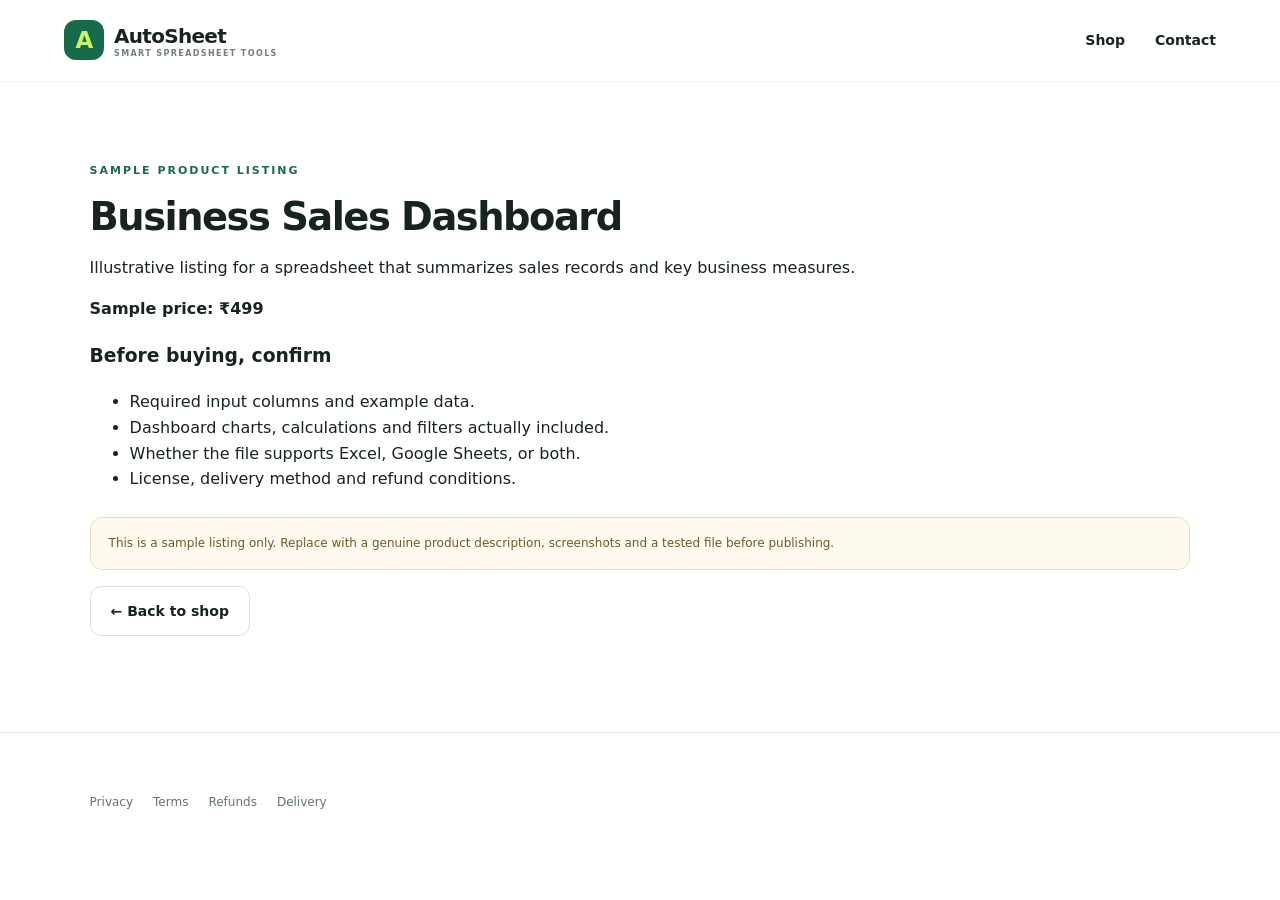
<file: product-sales-dashboard.html>
<!doctype html><html lang="en"><head><meta charset="utf-8"><meta name="viewport" content="width=device-width,initial-scale=1"><title>Business Sales Dashboard — AutoSheet</title><link rel="stylesheet" href="styles.css"></head><body><header class="topbar"><a class="brand" href="index.html"><span class="brand-mark">A</span><span>AutoSheet<small>SMART SPREADSHEET TOOLS</small></span></a><nav><a href="index.html#products">Shop</a><a href="contact.html">Contact</a></nav></header><main class="section"><div class="eyebrow">SAMPLE PRODUCT LISTING</div><h2>Business Sales Dashboard</h2><p>Illustrative listing for a spreadsheet that summarizes sales records and key business measures.</p><p><strong>Sample price: ₹499</strong></p><h3>Before buying, confirm</h3><ul><li>Required input columns and example data.</li><li>Dashboard charts, calculations and filters actually included.</li><li>Whether the file supports Excel, Google Sheets, or both.</li><li>License, delivery method and refund conditions.</li></ul><div class="notice">This is a sample listing only. Replace with a genuine product description, screenshots and a tested file before publishing.</div><p><a class="button secondary" href="index.html#products">← Back to shop</a></p></main><footer><div class="footer-links"><a href="privacy.html">Privacy</a><a href="terms.html">Terms</a><a href="refunds.html">Refunds</a><a href="delivery.html">Delivery</a></div></footer></body></html>
</file>
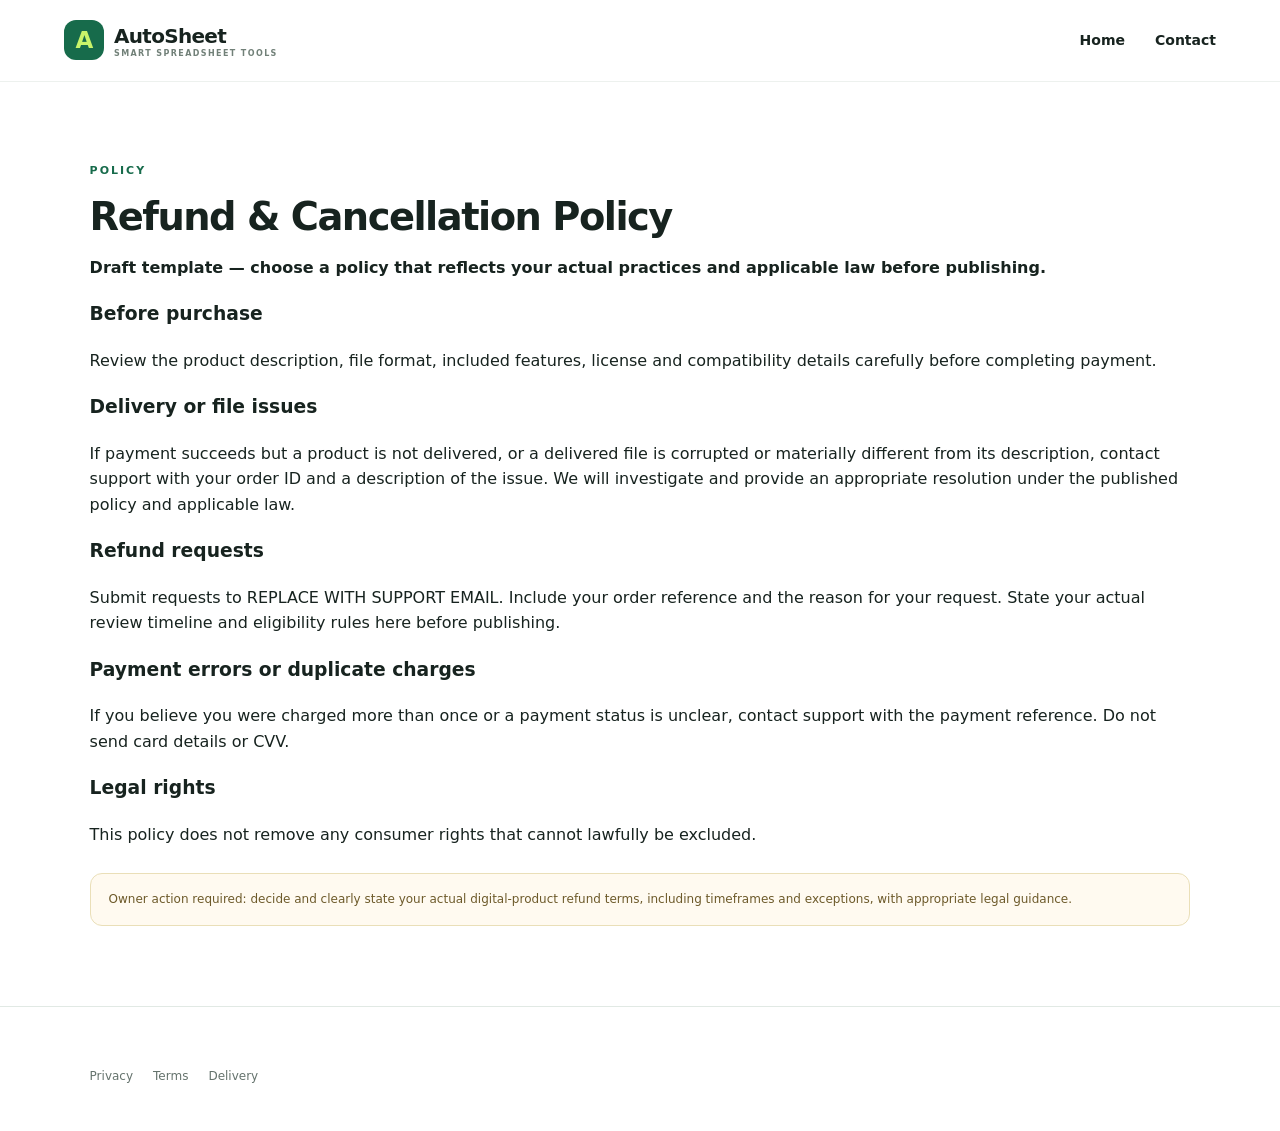
<file: refunds.html>
<!doctype html><html lang="en"><head><meta charset="utf-8"><meta name="viewport" content="width=device-width,initial-scale=1"><title>Refund & Cancellation Policy — AutoSheet</title><link rel="stylesheet" href="styles.css"></head><body><header class="topbar"><a class="brand" href="index.html"><span class="brand-mark">A</span><span>AutoSheet<small>SMART SPREADSHEET TOOLS</small></span></a><nav><a href="index.html">Home</a><a href="contact.html">Contact</a></nav></header><main class="section"><div class="eyebrow">POLICY</div><h2>Refund & Cancellation Policy</h2><p><strong>Draft template — choose a policy that reflects your actual practices and applicable law before publishing.</strong></p><h3>Before purchase</h3><p>Review the product description, file format, included features, license and compatibility details carefully before completing payment.</p><h3>Delivery or file issues</h3><p>If payment succeeds but a product is not delivered, or a delivered file is corrupted or materially different from its description, contact support with your order ID and a description of the issue. We will investigate and provide an appropriate resolution under the published policy and applicable law.</p><h3>Refund requests</h3><p>Submit requests to REPLACE WITH SUPPORT EMAIL. Include your order reference and the reason for your request. State your actual review timeline and eligibility rules here before publishing.</p><h3>Payment errors or duplicate charges</h3><p>If you believe you were charged more than once or a payment status is unclear, contact support with the payment reference. Do not send card details or CVV.</p><h3>Legal rights</h3><p>This policy does not remove any consumer rights that cannot lawfully be excluded.</p><div class="notice">Owner action required: decide and clearly state your actual digital-product refund terms, including timeframes and exceptions, with appropriate legal guidance.</div></main><footer><div class="footer-links"><a href="privacy.html">Privacy</a><a href="terms.html">Terms</a><a href="delivery.html">Delivery</a></div></footer></body></html>
</file>
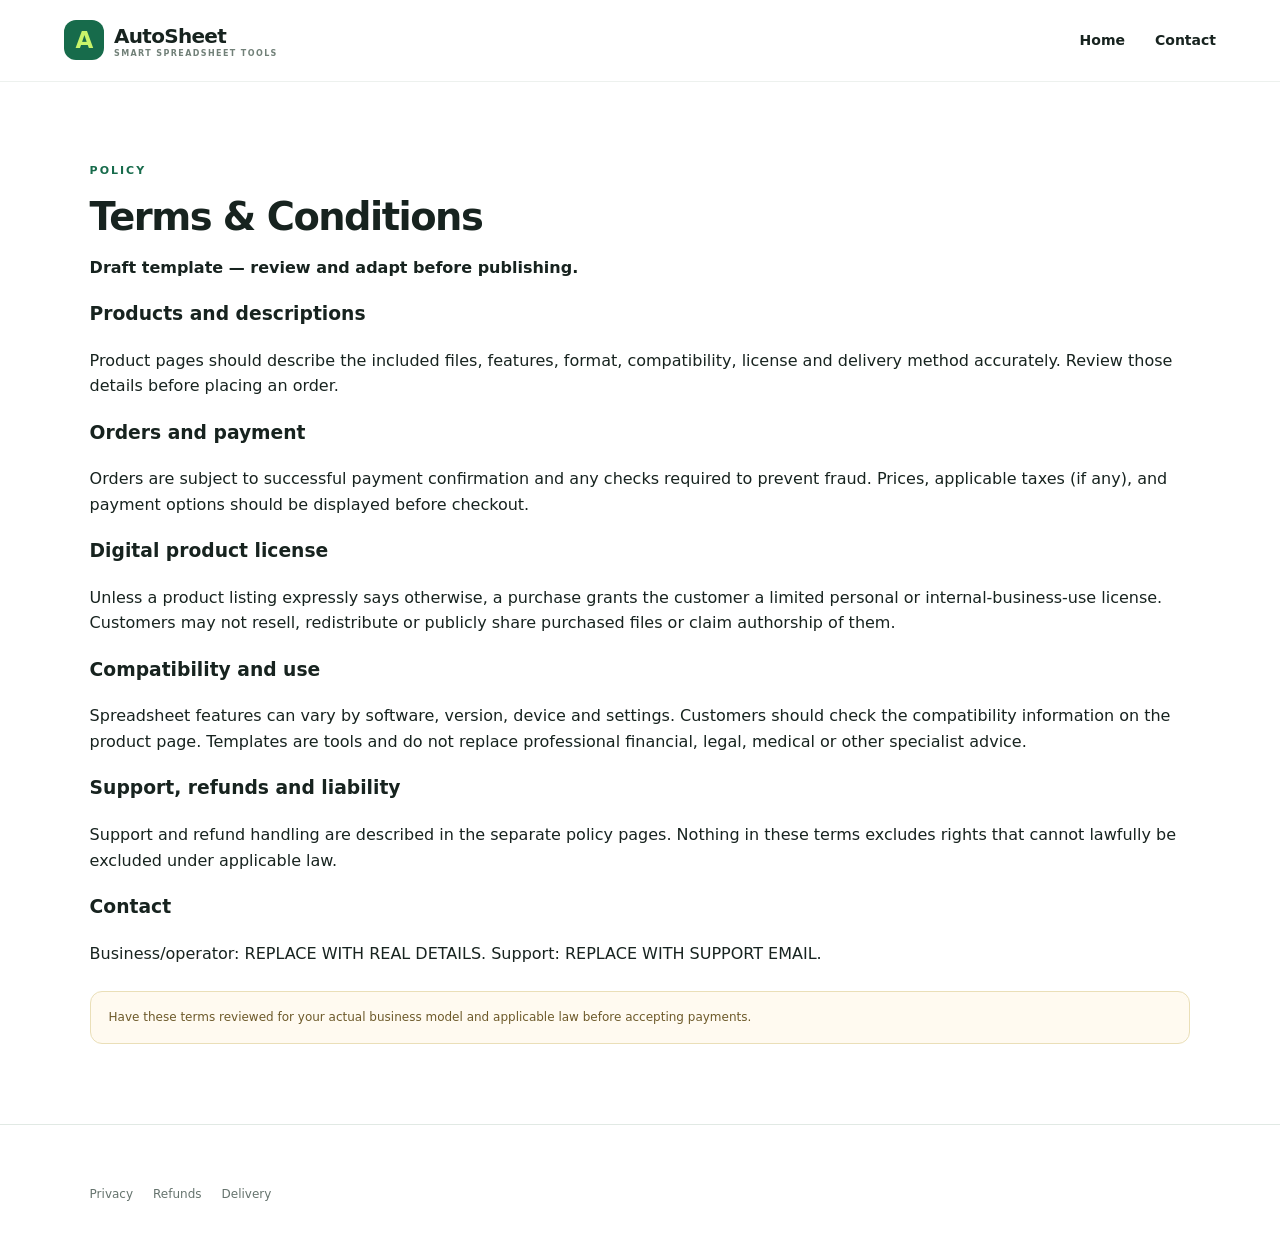
<file: terms.html>
<!doctype html><html lang="en"><head><meta charset="utf-8"><meta name="viewport" content="width=device-width,initial-scale=1"><title>Terms & Conditions — AutoSheet</title><link rel="stylesheet" href="styles.css"></head><body><header class="topbar"><a class="brand" href="index.html"><span class="brand-mark">A</span><span>AutoSheet<small>SMART SPREADSHEET TOOLS</small></span></a><nav><a href="index.html">Home</a><a href="contact.html">Contact</a></nav></header><main class="section"><div class="eyebrow">POLICY</div><h2>Terms & Conditions</h2><p><strong>Draft template — review and adapt before publishing.</strong></p><h3>Products and descriptions</h3><p>Product pages should describe the included files, features, format, compatibility, license and delivery method accurately. Review those details before placing an order.</p><h3>Orders and payment</h3><p>Orders are subject to successful payment confirmation and any checks required to prevent fraud. Prices, applicable taxes (if any), and payment options should be displayed before checkout.</p><h3>Digital product license</h3><p>Unless a product listing expressly says otherwise, a purchase grants the customer a limited personal or internal-business-use license. Customers may not resell, redistribute or publicly share purchased files or claim authorship of them.</p><h3>Compatibility and use</h3><p>Spreadsheet features can vary by software, version, device and settings. Customers should check the compatibility information on the product page. Templates are tools and do not replace professional financial, legal, medical or other specialist advice.</p><h3>Support, refunds and liability</h3><p>Support and refund handling are described in the separate policy pages. Nothing in these terms excludes rights that cannot lawfully be excluded under applicable law.</p><h3>Contact</h3><p>Business/operator: REPLACE WITH REAL DETAILS. Support: REPLACE WITH SUPPORT EMAIL.</p><div class="notice">Have these terms reviewed for your actual business model and applicable law before accepting payments.</div></main><footer><div class="footer-links"><a href="privacy.html">Privacy</a><a href="refunds.html">Refunds</a><a href="delivery.html">Delivery</a></div></footer></body></html>
</file>
<file: styles.css>
:root{--ink:#17231f;--muted:#65736d;--line:#e1e9e4;--green:#176b4b;--lime:#c9f36a;--pale:#f4f8f5;--white:#fff;--shadow:0 20px 55px rgba(21,55,40,.10)}*{box-sizing:border-box}html{scroll-behavior:smooth}body{margin:0;color:var(--ink);font-family:Inter,ui-sans-serif,system-ui,-apple-system,BlinkMacSystemFont,"Segoe UI",sans-serif;line-height:1.6}a{color:inherit;text-decoration:none}.topbar{height:82px;display:flex;align-items:center;justify-content:space-between;padding:0 max(5vw,24px);border-bottom:1px solid #edf1ee;background:#fff;position:sticky;top:0;z-index:10}.brand{display:flex;align-items:center;gap:10px;font-weight:850;font-size:20px;letter-spacing:-.7px}.brand-mark{height:40px;width:40px;border-radius:12px;background:var(--green);color:var(--lime);display:grid;place-items:center;font-weight:900;font-size:23px}.brand small{display:block;font-size:8px;letter-spacing:1.4px;color:#718078;font-weight:750;margin-top:-4px}.topbar nav{display:flex;align-items:center;gap:30px;font-size:14px;font-weight:650}.topbar nav a:hover,.text-link:hover{color:var(--green)}.nav-button{border:1px solid var(--line);padding:10px 16px;border-radius:10px}.hero{padding:80px max(7vw,24px) 75px;display:grid;grid-template-columns:1.05fr .95fr;gap:60px;align-items:center;background:radial-gradient(circle at 80% 15%,#e7f6e8 0,transparent 36%),linear-gradient(135deg,#fbfdfb,#f1f7f1)}.eyebrow{font-size:11px;letter-spacing:2px;color:var(--green);font-weight:850;margin-bottom:15px}.hero h1{font-size:clamp(38px,4.5vw,64px);line-height:1.08;letter-spacing:-2.8px;margin:0 0 22px;max-width:700px}.hero h1 span{color:var(--green)}.hero-copy>p{font-size:17px;color:var(--muted);max-width:520px}.hero-actions{display:flex;gap:12px;margin:30px 0}.button{display:inline-flex;align-items:center;justify-content:center;padding:13px 20px;border-radius:11px;font-weight:750;font-size:14px}.primary{background:var(--green);color:white;box-shadow:0 8px 20px #176b4b22}.primary:hover{background:#10543a}.secondary{border:1px solid #d9e4dc;background:white}.trust-row{display:flex;gap:18px;flex-wrap:wrap;color:#52645a;font-size:12px;font-weight:650}.hero-art{min-height:350px;display:grid;place-items:center;position:relative}.dashboard{background:white;border:1px solid #e5eee7;border-radius:22px;box-shadow:var(--shadow);width:min(100%,440px);padding:25px;transform:rotate(2deg)}.dash-top,.dash-bottom{display:flex;justify-content:space-between;align-items:center;font-weight:750;font-size:13px}.dots{letter-spacing:3px;color:#8e9b93}.metric{margin:27px 0 15px}.metric small{display:block;color:var(--muted);font-size:12px}.metric strong{display:inline-block;font-size:38px;letter-spacing:-1.5px}.metric em{font-size:10px;font-style:normal;background:#e8f8db;color:#39713c;border-radius:20px;padding:5px 8px;margin-left:10px}.bars{height:125px;display:flex;align-items:end;gap:12px;padding:10px 4px 0;border-bottom:1px solid var(--line)}.bars i{display:block;flex:1;border-radius:7px 7px 0 0;background:linear-gradient(#9bdd75,#2c8d5b)}.dash-bottom{font-size:11px;color:#718078;padding-top:15px}.status{color:var(--green)}.floating-tag{position:absolute;background:white;border:1px solid #e5eee7;padding:12px 16px;border-radius:12px;box-shadow:var(--shadow);font-size:12px;font-weight:750}.tag-one{top:35px;left:0}.tag-two{bottom:28px;right:0}.section{padding:80px max(7vw,24px)}.intro{display:grid;grid-template-columns:1fr 1fr;gap:70px;align-items:center;border-bottom:1px solid var(--line)}h2{font-size:clamp(29px,3vw,42px);letter-spacing:-1.5px;line-height:1.15;margin:0}.intro p,.section-heading>p{color:var(--muted);max-width:540px}.section-heading{display:flex;justify-content:space-between;gap:40px;align-items:end;margin-bottom:35px}.section-heading>p{font-size:13px;max-width:390px}.product-grid{display:grid;grid-template-columns:repeat(3,1fr);gap:22px}.product-card{border:1px solid var(--line);border-radius:18px;overflow:hidden;background:white;transition:transform .2s,box-shadow .2s}.product-card:hover{transform:translateY(-4px);box-shadow:var(--shadow)}.product-visual{height:205px;padding:20px;position:relative;display:grid;place-items:center;overflow:hidden}.visual-green{background:#e7f5e9}.visual-blue{background:#e6f0fb}.visual-purple{background:#f0eafb}.visual-label{position:absolute;top:17px;left:18px;font-size:9px;letter-spacing:1.4px;font-weight:850;color:#48665a}.mini-sheet{width:74%;background:white;border:1px solid #dce7de;border-radius:10px;padding:15px;box-shadow:0 10px 24px #234b3214;font-size:11px}.mini-sheet b{font-size:12px}.mini-line{height:6px;border-radius:5px;background:#e4eee7;margin-top:10px}.mini-line.short{width:65%}.mini-stats{display:flex;gap:8px;margin-top:14px}.mini-stats i{height:24px;flex:1;border-radius:5px;background:#d5efd3}.mini-stats i:nth-child(2){background:#c9e3f8}.mini-stats i:nth-child(3){background:#e8e0fb}.chart-preview{display:flex;align-items:end;gap:7px;height:42px;margin-top:13px}.chart-preview i{width:14%;border-radius:3px 3px 0 0;background:#70a6df;height:40%}.chart-preview i:nth-child(2){height:75%}.chart-preview i:nth-child(3){height:56%}.chart-preview i:nth-child(4){height:90%}.chart-preview i:nth-child(5){height:65%}.attendance-grid{display:grid;grid-template-columns:repeat(6,1fr);gap:4px;margin-top:12px}.attendance-grid i{height:13px;border-radius:3px;background:#c9e9cf}.attendance-grid i:nth-child(3n){background:#e5def8}.product-body{padding:22px}.pill{display:inline-block;background:#f0f6f1;color:var(--green);padding:4px 8px;border-radius:6px;font-size:10px;font-weight:800}.product-body h3{margin:12px 0 6px;font-size:19px;letter-spacing:-.4px}.product-body p{font-size:13px;color:var(--muted);min-height:42px}.product-foot{display:flex;align-items:baseline;gap:9px;margin:18px 0 13px}.product-foot strong{font-size:22px}.product-foot span{font-size:10px;color:#8b958f}.text-link{font-size:12px;font-weight:800;color:var(--green)}.notice{margin-top:25px;padding:16px 18px;border:1px solid #eadfb8;background:#fffaf0;color:#6d5a2a;border-radius:12px;font-size:12px}.how{background:var(--pale)}.how h2{margin-bottom:36px}.steps{display:grid;grid-template-columns:repeat(3,1fr);gap:28px}.steps>div{padding:25px;background:white;border:1px solid var(--line);border-radius:16px}.steps span{display:inline-grid;place-items:center;width:36px;height:36px;border-radius:10px;background:#e8f6e7;color:var(--green);font-weight:850;font-size:12px}.steps h3{font-size:17px;margin:18px 0 6px}.steps p{font-size:13px;color:var(--muted);margin-bottom:0}.cta{margin:65px max(7vw,24px);padding:38px 42px;border-radius:22px;background:#eaf6e9;display:flex;align-items:center;justify-content:space-between;gap:25px}.cta h2{font-size:32px}.cta p{color:var(--muted);margin-bottom:0}footer{border-top:1px solid var(--line);padding:40px max(7vw,24px) 25px;color:var(--muted);font-size:12px}.footer-brand{color:var(--ink)}.footer-links{display:flex;gap:20px;flex-wrap:wrap;margin:20px 0}.footer-links a:hover{color:var(--green)}footer>small{font-size:10px}@media(max-width:850px){.hero{grid-template-columns:1fr;gap:25px;padding-top:55px}.hero-art{min-height:320px}.intro{grid-template-columns:1fr;gap:20px}.section-heading{display:block}.product-grid{grid-template-columns:repeat(2,1fr)}.steps{grid-template-columns:1fr}.cta{margin:35px 20px;display:block}.cta .button{margin-top:20px}}@media(max-width:560px){.topbar{height:auto;min-height:72px;align-items:flex-start;padding:15px 18px;gap:15px;flex-direction:column}.topbar nav{width:100%;gap:18px;overflow:auto;font-size:12px;padding-bottom:4px}.nav-button{padding:6px 10px}.hero{padding:45px 22px}.hero h1{letter-spacing:-1.8px}.trust-row{gap:9px}.hero-art{min-height:270px}.dashboard{padding:18px}.tag-one{left:-4px;top:7px}.tag-two{right:-4px;bottom:8px}.section{padding:55px 22px}.product-grid{grid-template-columns:1fr}.product-visual{height:190px}.section-heading>p{margin-bottom:0}.cta{padding:28px 24px}.cta h2{font-size:28px}.footer-links{gap:13px}}
</file>
